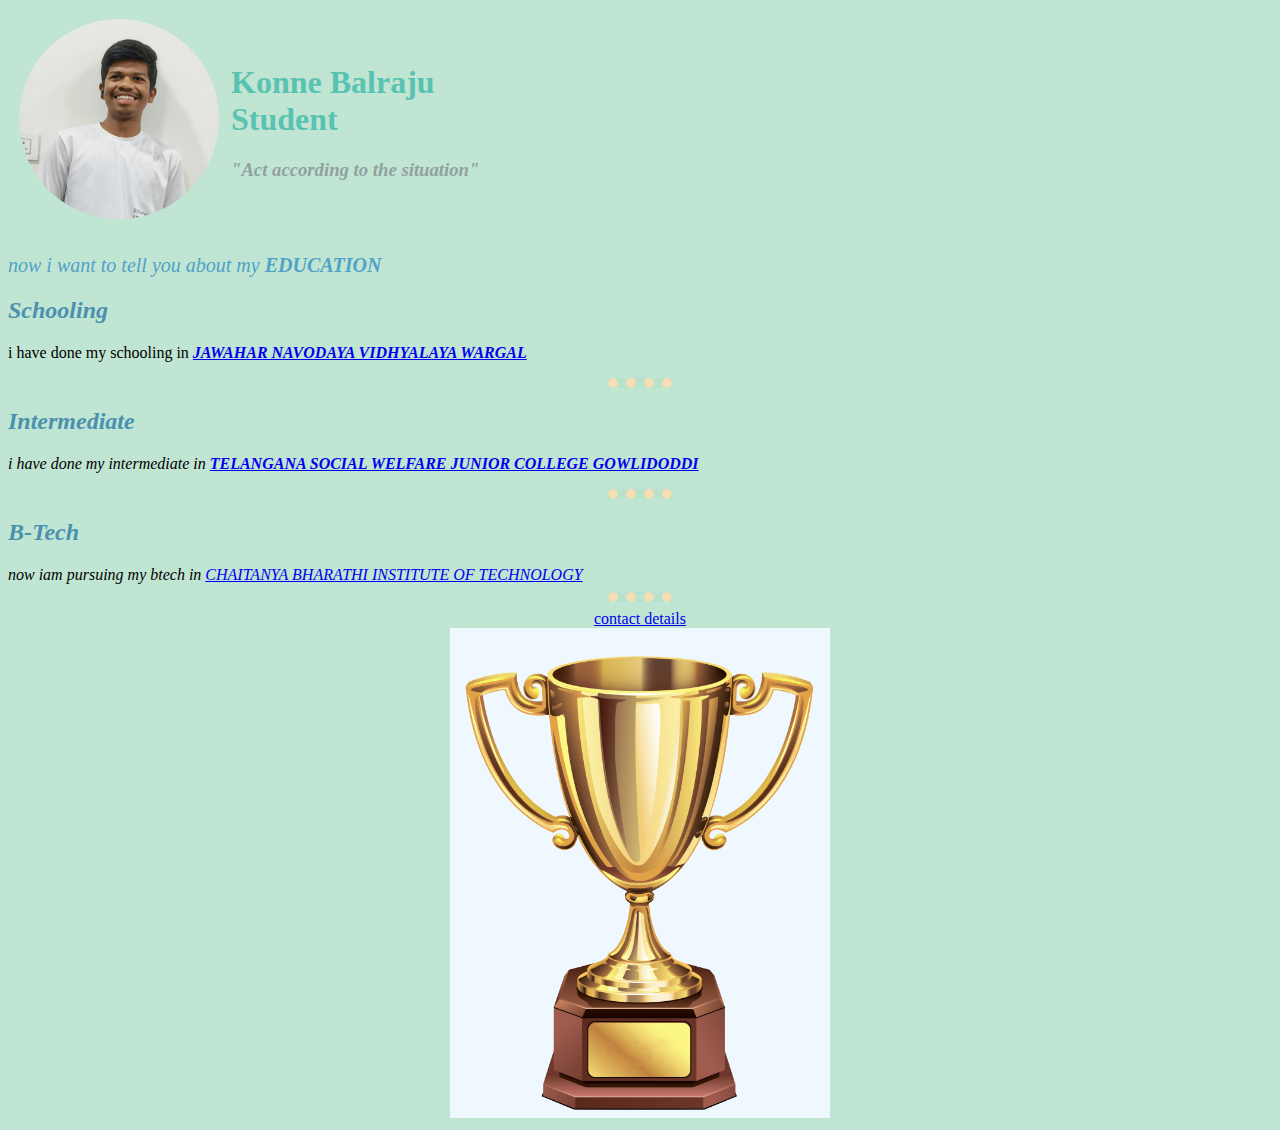
<file: index.html>
<!DOCTYPE html>
<head>    
    <meta charset="utf=8">
     
    <title>
        balraju konne
    </title>
</head>
<link rel="stylesheet" href="styles.css">
<body>
    <table cellspacing="10">
        <tr>
          
            <td>
             <img src="profile.png" alt="PROFILE PHOTO" width="200" height="200">

            </td>
            <td>
                <h1>
                    <emp> 
                        konne balraju
                        <br>
                        student
                     </emp>
                </h1>
                <h3 id="tagline">
                    "Act according to the 
                    <strong>situation</strong>"
                </h3>

            </td>
        </tr>
        
    </table>
    
    <p class="para1">now i want to tell you about my<strong> EDUCATION</strong></p>
    <h2>
        schooling
    </h2>
    <p class="para2">
        i have done my schooling in <em>
            <strong>
             <a href="https://navodaya.gov.in/nvs/nvs-school/MEDAK/en/about_us/About-JNV/">JAWAHAR NAVODAYA VIDHYALAYA WARGAL </a>
            </strong>
        </em>
        <hr noshade >
        <h2>
            intermediate
        </h2>
         <em>
          i have done my intermediate in
            <strong>
                
                <a href="https://www.bing.com/ck/a?!&&p=85abf85f7b7bba368bccc8fccd24703918d0b7f060b7865d6247419bfc77f494JmltdHM9MTczODAyMjQwMA&ptn=3&ver=2&hsh=4&fclid=361ae70c-36ee-67eb-2306-f3cc37cb660e&psq=tswr+gowlidoddi&u=a1aHR0cHM6Ly90Z3N3cmVpcy50ZWxhbmdhbmEuZ292LmluL2NvZS5waHA&ntb=1
                ">TELANGANA SOCIAL WELFARE JUNIOR COLLEGE GOWLIDODDI</a>
            </strong>
        </em>
    </p>
    <hr noshade>
    <h2>
        b-tech
    </h2>
    <i>
        now iam pursuing my btech in 
        <a href="https://www.cbit.ac.in/about_post/about/">CHAITANYA BHARATHI INSTITUTE OF TECHNOLOGY</a>   </i>
  <br> 
  <hr class="bottom" noshade>  
  <center>
    <a href="contact information.html">contact details</a>
    <br>
    <img src="trophy.png" alt="trophy" class="circular">
  </center>   

</body>
</html>
</file>
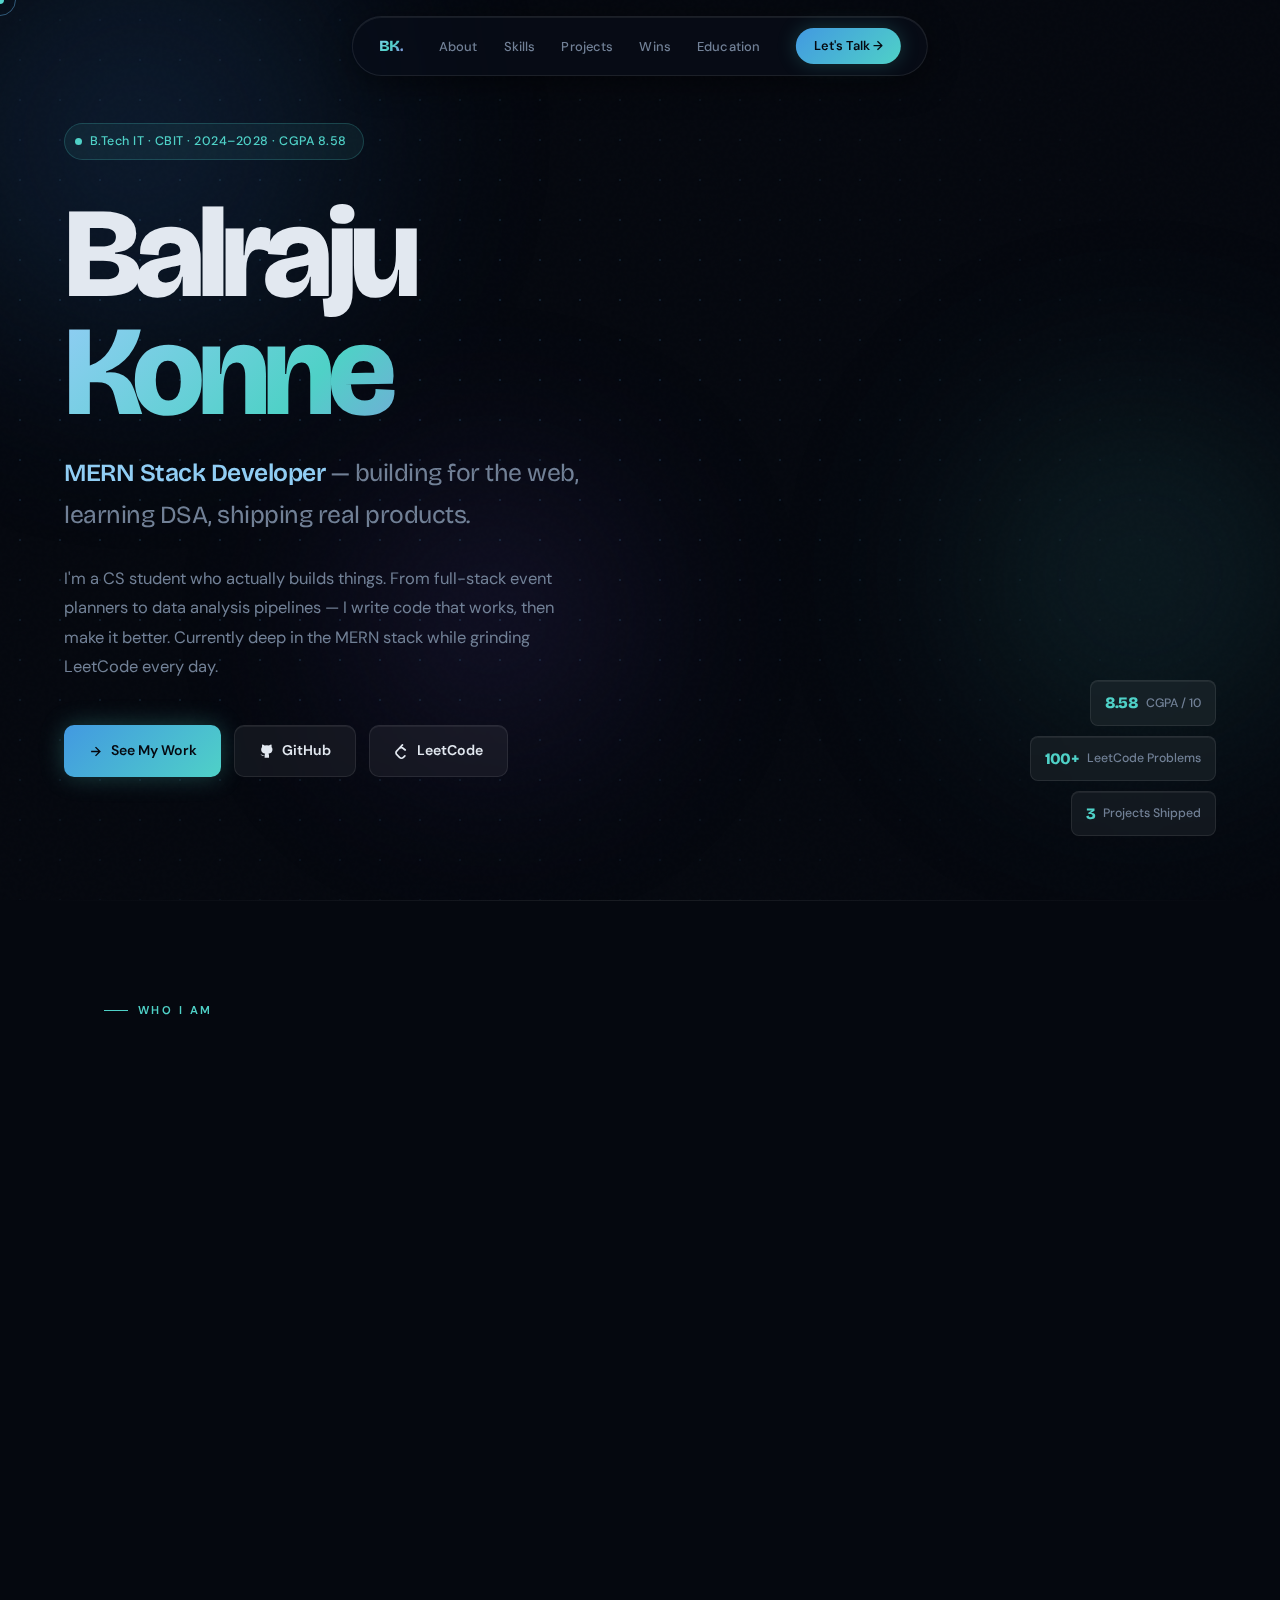
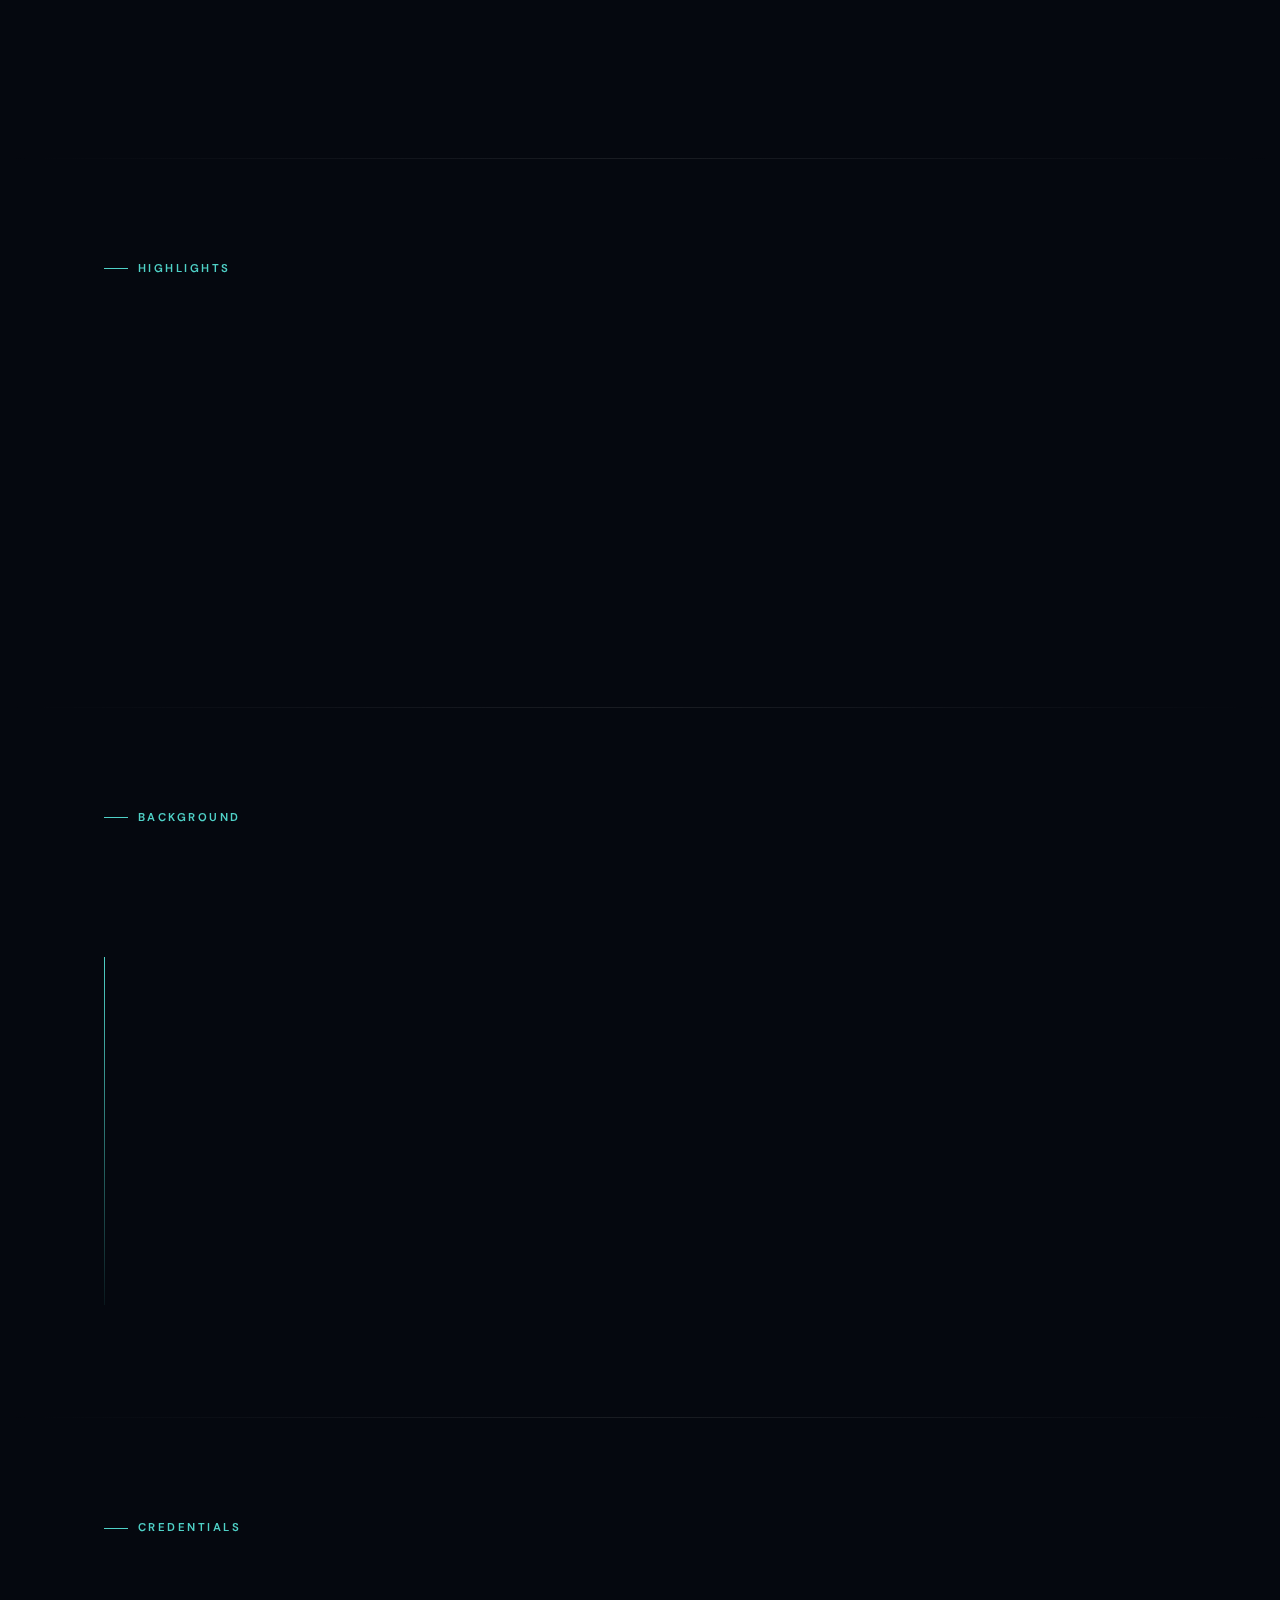
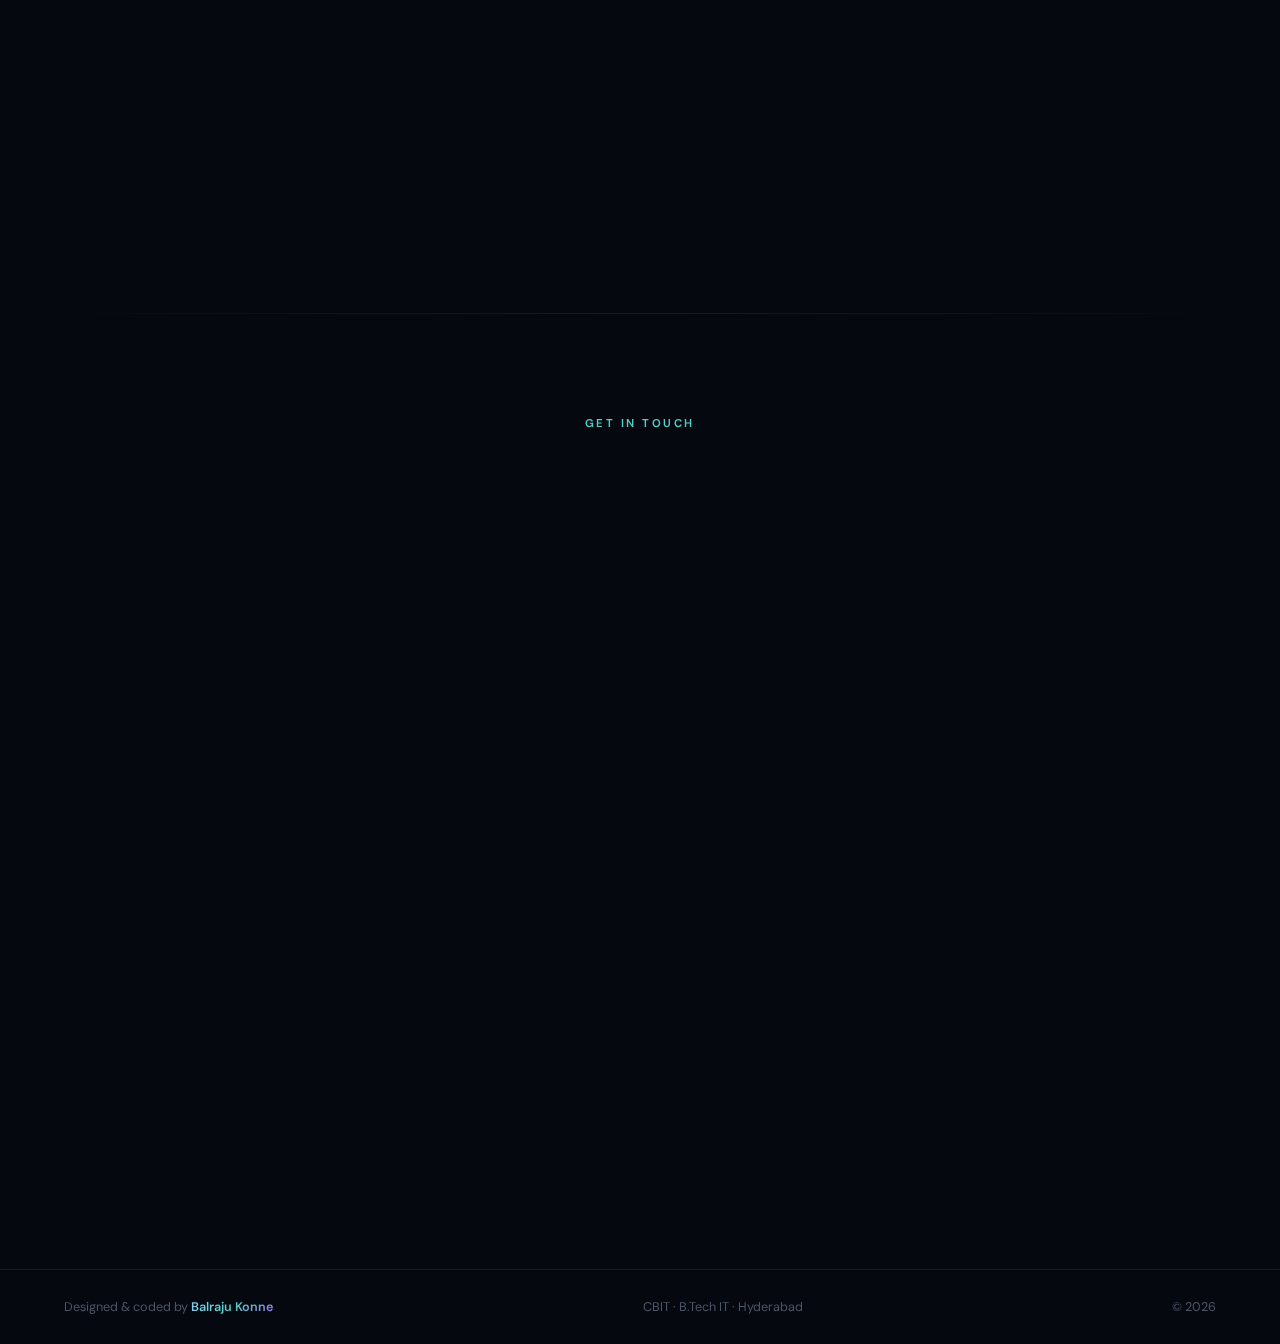
<file: portfolio_v2/index.html>
<!DOCTYPE html>

<html lang="en">
<head>
<meta charset="UTF-8"/>
<meta name="viewport" content="width=device-width, initial-scale=1.0"/>
<title>Balraju Konne — MERN Stack Developer</title>
<link rel="preconnect" href="https://fonts.googleapis.com"/>
<link rel="preconnect" href="https://fonts.gstatic.com" crossorigin/>
<link href="https://fonts.googleapis.com/css2?family=Bricolage+Grotesque:opsz,wght@12..96,300;12..96,400;12..96,500;12..96,600;12..96,700;12..96,800&family=DM+Sans:ital,opsz,wght@0,9..40,300;0,9..40,400;0,9..40,500;0,9..40,600;1,9..40,300&display=swap" rel="stylesheet"/>
<style>
/* ═══ RESET ═══ */
*,*::before,*::after{box-sizing:border-box;margin:0;padding:0;}

:root {
  --bg:#05080f;
  --bg-mid:#080c16;
  --glass:rgba(255,255,255,0.055);
  --glass-hover:rgba(255,255,255,0.09);
  --border:rgba(255,255,255,0.085);
  --border-glow:rgba(99,179,237,0.38);
  --blue:#63b3ed;
  --blue-bright:#90cdf4;
  --cyan:#4fd1c7;
  --violet:#9f7aea;
  --amber:#f6ad55;
  --grad:linear-gradient(135deg,#90cdf4 0%,#4fd1c7 50%,#9f7aea 100%);
  --grad-btn:linear-gradient(135deg,#4299e1 0%,#4fd1c7 100%);
  --text:#e2e8f0;
  --muted:#718096;
  --subtle:#4a5568;
  --fh:'Bricolage Grotesque',sans-serif;
  --fb:'DM Sans',sans-serif;
}

html{scroll-behavior:smooth;}
body{
  background:var(--bg);color:var(--text);
  font-family:var(--fb);font-size:15.5px;line-height:1.7;
  overflow-x:hidden;cursor:none;
}

/* ── Progress ── */
#pb{
  position:fixed;top:0;left:0;z-index:999;height:2px;width:0%;
  background:var(--grad-btn);transition:width .1s linear;
  box-shadow:0 0 12px rgba(79,209,199,.6);
}

/* ── Cursor ── */
.cr,.ct{position:fixed;pointer-events:none;border-radius:50%;transform:translate(-50%,-50%);}
.cr{width:8px;height:8px;background:var(--cyan);z-index:9999;mix-blend-mode:screen;transition:width .18s,height .18s;}
.ct{width:32px;height:32px;border:1px solid rgba(99,179,237,.45);z-index:9998;transition:width .2s,height .2s;}

/* ── Aurora blobs ── */
.aurora{position:fixed;inset:0;pointer-events:none;z-index:0;overflow:hidden;}
.blob{position:absolute;border-radius:50%;filter:blur(90px);opacity:.26;animation:drift 20s ease-in-out infinite alternate;}
.b1{width:640px;height:640px;background:radial-gradient(circle,#2b6cb0 0%,transparent 70%);top:-180px;left:-180px;animation-duration:22s;}
.b2{width:520px;height:520px;background:radial-gradient(circle,#2c7a7b 0%,transparent 70%);top:35%;right:-120px;animation-duration:18s;animation-delay:-6s;}
.b3{width:420px;height:420px;background:radial-gradient(circle,#553c9a 0%,transparent 70%);bottom:8%;left:22%;animation-duration:25s;animation-delay:-12s;}
@keyframes drift{from{transform:translate(0,0) scale(1);}to{transform:translate(60px,40px) scale(1.08);}}

/* ── Noise ── */
body::after{
  content:'';position:fixed;inset:0;z-index:0;pointer-events:none;opacity:.38;
  background-image:url("data:image/svg+xml,%3Csvg viewBox='0 0 256 256' xmlns='http://www.w3.org/2000/svg'%3E%3Cfilter id='n'%3E%3CfeTurbulence type='fractalNoise' baseFrequency='0.9' numOctaves='4'/%3E%3C/filter%3E%3Crect width='100%25' height='100%25' filter='url(%23n)' opacity='0.03'/%3E%3C/svg%3E");
}

/* ═══ NAV ═══ */
nav{
  position:fixed;top:16px;left:50%;transform:translateX(-50%);z-index:100;
  background:rgba(8,12,22,.72);backdrop-filter:blur(24px) saturate(1.5);
  -webkit-backdrop-filter:blur(24px) saturate(1.5);
  border:1px solid var(--border);border-radius:50px;
  padding:11px 26px;
  display:flex;align-items:center;gap:36px;
  box-shadow:0 8px 32px rgba(0,0,0,.45),inset 0 1px 0 rgba(255,255,255,.07);
  transition:box-shadow .3s;
}
.nav-logo{
  font-family:var(--fh);font-weight:800;font-size:.98rem;letter-spacing:-.04em;
  text-decoration:none;background:var(--grad);
  -webkit-background-clip:text;-webkit-text-fill-color:transparent;background-clip:text;
  white-space:nowrap;
}
.nav-links{display:flex;gap:26px;list-style:none;}
.nav-links a{
  font-family:var(--fb);font-size:.81rem;font-weight:500;
  color:var(--muted);text-decoration:none;letter-spacing:.01em;
  transition:color .2s;position:relative;
}
.nav-links a::after{
  content:'';position:absolute;bottom:-3px;left:0;right:0;height:1px;
  background:var(--cyan);transform:scaleX(0);transform-origin:center;transition:transform .25s;
}
.nav-links a:hover{color:var(--text);}
.nav-links a:hover::after{transform:scaleX(1);}
.nav-cta{
  font-family:var(--fb);font-size:.8rem;font-weight:600;
  background:var(--grad-btn);color:#05080f;
  padding:7px 18px;border-radius:20px;text-decoration:none;white-space:nowrap;
  box-shadow:0 0 20px rgba(79,209,199,.22);
  transition:opacity .2s,transform .2s,box-shadow .2s;
}
.nav-cta:hover{opacity:.9;transform:scale(1.04);box-shadow:0 0 28px rgba(79,209,199,.45);}

/* ═══ GLASS CARD ═══ */
.glass{
  background:var(--glass);
  backdrop-filter:blur(20px) saturate(1.4);-webkit-backdrop-filter:blur(20px) saturate(1.4);
  border:1px solid var(--border);border-radius:16px;
  position:relative;overflow:hidden;
  transition:border-color .3s,box-shadow .3s,transform .3s,background .3s;
}
.glass::before{
  content:'';position:absolute;inset:0;border-radius:inherit;pointer-events:none;
  background:linear-gradient(135deg,rgba(255,255,255,.07) 0%,transparent 60%);
}
.glass:hover{
  background:var(--glass-hover);border-color:var(--border-glow);
  box-shadow:0 8px 40px rgba(0,0,0,.3),0 0 0 1px rgba(99,179,237,.1),inset 0 1px 0 rgba(255,255,255,.1);
  transform:translateY(-4px);
}
.glass::after{
  content:'';position:absolute;top:0;left:-100%;width:60%;height:100%;
  background:linear-gradient(90deg,transparent,rgba(255,255,255,.04),transparent);
  transform:skewX(-15deg);transition:left .6s ease;pointer-events:none;
}
.glass:hover::after{left:150%;}

/* ═══ SECTION BASE ═══ */
section{position:relative;z-index:2;padding:100px 64px;max-width:1200px;margin:0 auto;}

.eyebrow{
  font-family:var(--fb);font-size:.71rem;font-weight:600;letter-spacing:.22em;text-transform:uppercase;
  color:var(--cyan);margin-bottom:14px;display:flex;align-items:center;gap:10px;
}
.eyebrow::before{content:'';width:24px;height:1px;background:currentColor;flex-shrink:0;}

.sh{
  font-family:var(--fh);font-size:clamp(2rem,3.8vw,3rem);
  font-weight:800;letter-spacing:-.04em;line-height:1.08;color:var(--text);
}
.gt{background:var(--grad);-webkit-background-clip:text;-webkit-text-fill-color:transparent;background-clip:text;}

.divider{width:100%;height:1px;background:linear-gradient(90deg,transparent,var(--border),transparent);position:relative;z-index:2;}

/* ═══ HERO ═══ */
#hero{
  min-height:100vh;max-width:100%;padding:0 64px;
  display:flex;flex-direction:column;justify-content:center;align-items:flex-start;position:relative;
}
#hero::before{
  content:'';position:absolute;inset:0;
  background-image:radial-gradient(rgba(99,179,237,.14) 1px,transparent 1px);
  background-size:40px 40px;
  mask-image:radial-gradient(ellipse 75% 70% at 30% 50%,black 30%,transparent 100%);
  pointer-events:none;z-index:0;
}
.hero-in{position:relative;z-index:1;max-width:820px;}

.hero-chip{
  display:inline-flex;align-items:center;gap:8px;
  background:rgba(79,209,199,.08);border:1px solid rgba(79,209,199,.22);
  border-radius:50px;padding:7px 16px 7px 10px;margin-bottom:36px;
  animation:fu .7s ease both;
}
.chip-dot{width:7px;height:7px;background:var(--cyan);border-radius:50%;animation:blink 2s ease infinite;flex-shrink:0;}
.hero-chip span{font-family:var(--fb);font-size:.78rem;font-weight:500;color:var(--cyan);letter-spacing:.04em;}
@keyframes blink{0%,100%{opacity:1;transform:scale(1)}50%{opacity:.35;transform:scale(.65)}}

.hero-name{
  font-family:var(--fh);font-size:clamp(4rem,10vw,8.5rem);font-weight:800;
  letter-spacing:-.055em;line-height:.92;margin-bottom:4px;animation:fu .7s .08s ease both;
}
.name-last{display:block;background:var(--grad);-webkit-background-clip:text;-webkit-text-fill-color:transparent;background-clip:text;}

.hero-role{
  font-family:var(--fh);font-size:clamp(1.1rem,2.2vw,1.55rem);font-weight:400;
  color:var(--muted);letter-spacing:-.02em;margin-top:20px;margin-bottom:28px;animation:fu .7s .16s ease both;
}
.hero-role strong{color:var(--blue-bright);font-weight:600;}

.hero-bio{
  font-family:var(--fb);font-size:1.03rem;color:var(--muted);
  max-width:500px;line-height:1.78;margin-bottom:44px;animation:fu .7s .24s ease both;
}

.hero-acts{display:flex;gap:13px;flex-wrap:wrap;animation:fu .7s .32s ease both;}

.btn{
  font-family:var(--fb);font-weight:600;font-size:.88rem;
  display:inline-flex;align-items:center;gap:8px;padding:13px 24px;border-radius:10px;
  text-decoration:none;transition:transform .2s,box-shadow .2s,opacity .2s;
}
.btn-p{background:var(--grad-btn);color:#05080f;box-shadow:0 0 24px rgba(79,209,199,.28);}
.btn-p:hover{transform:translateY(-2px);box-shadow:0 4px 30px rgba(79,209,199,.5);}
.btn-o{
  background:var(--glass);border:1px solid var(--border);color:var(--text);
  backdrop-filter:blur(12px);box-shadow:inset 0 1px 0 rgba(255,255,255,.06);
}
.btn-o:hover{border-color:var(--border-glow);transform:translateY(-2px);box-shadow:0 4px 20px rgba(0,0,0,.3),inset 0 1px 0 rgba(255,255,255,.1);}

.hero-badges{
  position:absolute;bottom:64px;right:64px;
  display:flex;flex-direction:column;gap:10px;align-items:flex-end;
  animation:fu .7s .48s ease both;z-index:1;
}
.mbadge{
  font-family:var(--fb);font-size:.77rem;font-weight:500;
  display:inline-flex;align-items:center;gap:8px;
  background:var(--glass);backdrop-filter:blur(16px);
  border:1px solid var(--border);border-radius:8px;padding:8px 14px;color:var(--muted);
  box-shadow:inset 0 1px 0 rgba(255,255,255,.06);
}
.mbadge .n{font-family:var(--fh);font-weight:800;font-size:1rem;color:var(--cyan);letter-spacing:-.04em;}

@keyframes fu{from{opacity:0;transform:translateY(28px);}to{opacity:1;transform:translateY(0);}}

/* ═══ ABOUT ═══ */
#about .ag{display:grid;grid-template-columns:1.15fr 1fr;gap:48px;align-items:start;margin-top:52px;}
.about-text p{font-family:var(--fb);font-size:.99rem;color:var(--muted);margin-bottom:18px;line-height:1.8;}
.about-text p strong{color:var(--text);font-weight:600;}
.about-text p em{color:var(--blue-bright);font-style:normal;font-weight:500;}
.acards{display:flex;flex-direction:column;gap:12px;}
.scard{padding:20px 22px;display:flex;align-items:center;gap:18px;}
.scard .iw{width:42px;height:42px;flex-shrink:0;border-radius:10px;background:rgba(79,209,199,.1);border:1px solid rgba(79,209,199,.2);display:flex;align-items:center;justify-content:center;font-size:1.15rem;}
.scard .sv{font-family:var(--fh);font-size:1.75rem;font-weight:800;letter-spacing:-.04em;background:var(--grad);-webkit-background-clip:text;-webkit-text-fill-color:transparent;background-clip:text;line-height:1;}
.scard .sd{font-family:var(--fb);font-size:.79rem;color:var(--muted);margin-top:2px;}

/* ═══ SKILLS ═══ */
#skills .sl{display:flex;flex-direction:column;gap:16px;margin-top:52px;}
.sk-row{padding:26px 30px;}
.sk-lbl{font-family:var(--fb);font-size:.71rem;font-weight:600;letter-spacing:.16em;text-transform:uppercase;color:var(--amber);margin-bottom:14px;}
.pills{display:flex;flex-wrap:wrap;gap:9px;}
.pill{
  font-family:var(--fb);font-size:.83rem;font-weight:500;
  background:rgba(255,255,255,.04);border:1px solid var(--border);
  border-radius:50px;padding:7px 16px;color:var(--text);
  transition:all .22s;cursor:default;letter-spacing:.01em;
}
.pill:hover{background:rgba(79,209,199,.1);border-color:rgba(79,209,199,.35);color:var(--cyan);transform:translateY(-2px);box-shadow:0 4px 16px rgba(79,209,199,.15);}
.pill.f{background:rgba(79,209,199,.08);border-color:rgba(79,209,199,.28);color:var(--cyan);}

/* ═══ PROJECTS ═══ */
#projects .pg{display:grid;grid-template-columns:repeat(auto-fill,minmax(340px,1fr));gap:18px;margin-top:52px;}
.pcard{padding:30px;display:flex;flex-direction:column;}
.pcard::before{content:'';position:absolute;top:0;left:0;right:0;height:2px;background:var(--grad-btn);border-radius:16px 16px 0 0;opacity:0;transition:opacity .3s;}
.pcard:hover::before{opacity:1;}
.phdr{display:flex;align-items:flex-start;justify-content:space-between;margin-bottom:8px;}
.pnum{font-family:var(--fh);font-size:.67rem;font-weight:700;letter-spacing:.18em;text-transform:uppercase;color:var(--subtle);}
.plnks{display:flex;gap:8px;}
.plnk{
  display:flex;align-items:center;justify-content:center;width:30px;height:30px;
  border-radius:8px;border:1px solid var(--border);color:var(--muted);text-decoration:none;
  transition:all .2s;font-size:.88rem;
}
.plnk:hover{border-color:var(--cyan);color:var(--cyan);background:rgba(79,209,199,.08);}
.pname{font-family:var(--fh);font-size:1.28rem;font-weight:800;letter-spacing:-.03em;line-height:1.2;margin-bottom:10px;color:var(--text);}
.pdesc{font-family:var(--fb);font-size:.87rem;color:var(--muted);line-height:1.7;flex:1;margin-bottom:18px;}
.pbulls{list-style:none;display:flex;flex-direction:column;gap:5px;margin-bottom:20px;}
.pbulls li{font-family:var(--fb);font-size:.81rem;color:var(--muted);display:flex;align-items:flex-start;gap:7px;line-height:1.5;}
.pbulls li::before{content:'▸';color:var(--cyan);flex-shrink:0;margin-top:1px;}
.ptags{display:flex;flex-wrap:wrap;gap:6px;margin-top:auto;}
.ptag{font-family:var(--fb);font-size:.71rem;font-weight:600;letter-spacing:.06em;text-transform:uppercase;background:rgba(159,122,234,.1);border:1px solid rgba(159,122,234,.2);color:var(--violet);padding:3px 9px;border-radius:4px;}

/* ═══ ACHIEVEMENTS ═══ */
#achievements .ag2{display:grid;grid-template-columns:repeat(auto-fill,minmax(250px,1fr));gap:14px;margin-top:52px;}
.acard{padding:26px 24px;display:flex;align-items:flex-start;gap:14px;}
.aicon{font-size:1.55rem;flex-shrink:0;filter:drop-shadow(0 0 8px rgba(246,173,85,.4));}
.atit{font-family:var(--fh);font-size:.98rem;font-weight:700;letter-spacing:-.02em;margin-bottom:5px;color:var(--text);}
.asub{font-family:var(--fb);font-size:.79rem;color:var(--muted);line-height:1.55;}

/* ═══ EDUCATION ═══ */
#education .etrack{position:relative;margin-top:52px;padding-left:42px;}
#education .etrack::before{content:'';position:absolute;left:0;top:12px;bottom:12px;width:1px;background:linear-gradient(180deg,var(--cyan),rgba(79,209,199,.08));}
.eentry{position:relative;margin-bottom:42px;opacity:0;transform:translateX(-14px);transition:opacity .5s,transform .5s;}
.eentry.vis{opacity:1;transform:translateX(0);}
.eentry:last-child{margin-bottom:0;}
.eentry::before{content:'';position:absolute;left:-46px;top:10px;width:8px;height:8px;background:var(--cyan);border-radius:50%;box-shadow:0 0 0 3px rgba(79,209,199,.14),0 0 10px var(--cyan);}
.ebadge{display:inline-block;font-family:var(--fb);font-size:.69rem;font-weight:600;letter-spacing:.12em;text-transform:uppercase;color:var(--cyan);background:rgba(79,209,199,.08);border:1px solid rgba(79,209,199,.2);border-radius:4px;padding:3px 10px;margin-bottom:9px;}
.eschool{font-family:var(--fh);font-size:1.18rem;font-weight:800;letter-spacing:-.03em;color:var(--text);margin-bottom:4px;}
.edet{font-family:var(--fb);font-size:.86rem;color:var(--muted);display:flex;align-items:center;gap:10px;flex-wrap:wrap;}
.edet .hl{color:var(--amber);font-weight:600;}

/* ═══ CERTS ═══ */
#certifications .cg{display:grid;grid-template-columns:repeat(auto-fill,minmax(240px,1fr));gap:12px;margin-top:52px;}
.citem{padding:22px 20px;display:flex;flex-direction:column;gap:7px;}
.ciss{font-family:var(--fb);font-size:.67rem;font-weight:700;letter-spacing:.14em;text-transform:uppercase;color:var(--amber);}
.cname{font-family:var(--fh);font-size:.93rem;font-weight:700;letter-spacing:-.02em;line-height:1.35;color:var(--text);}
.ccheck{margin-top:auto;font-family:var(--fb);font-size:.71rem;color:var(--cyan);display:flex;align-items:center;gap:5px;}

/* ═══ CONTACT ═══ */
#contact{text-align:center;padding:100px 64px 120px;}
#contact .eyebrow{justify-content:center;}
#contact .eyebrow::before{display:none;}
.ccard{max-width:680px;margin:52px auto 0;padding:48px 44px;}
.ctag{font-family:var(--fh);font-size:clamp(1.6rem,3.5vw,2.5rem);font-weight:800;letter-spacing:-.04em;line-height:1.15;margin-bottom:12px;}
.csub{font-family:var(--fb);color:var(--muted);font-size:.97rem;margin-bottom:36px;line-height:1.75;}
.clinks{display:flex;flex-direction:column;gap:10px;}
.crow{
  display:flex;align-items:center;gap:13px;
  background:rgba(255,255,255,.03);border:1px solid var(--border);
  border-radius:10px;padding:13px 16px;text-decoration:none;color:var(--text);
  transition:border-color .25s,background .25s,transform .25s;
}
.crow:hover{border-color:var(--border-glow);background:rgba(79,209,199,.04);transform:translateX(4px);}
.crow svg{color:var(--cyan);flex-shrink:0;}
.clbl{font-family:var(--fb);font-size:.77rem;font-weight:600;letter-spacing:.1em;text-transform:uppercase;color:var(--muted);min-width:78px;}
.cval{font-family:var(--fb);font-size:.88rem;font-weight:500;color:var(--text);}
.carr{margin-left:auto;color:var(--muted);font-size:.84rem;transition:transform .2s,color .2s;}
.crow:hover .carr{transform:translateX(4px);color:var(--cyan);}

/* ═══ FOOTER ═══ */
footer{position:relative;z-index:2;border-top:1px solid var(--border);padding:26px 64px;display:flex;align-items:center;justify-content:space-between;flex-wrap:wrap;gap:10px;}
footer p,footer span{font-family:var(--fb);font-size:.79rem;color:var(--subtle);}
footer strong{font-weight:600;background:var(--grad);-webkit-background-clip:text;-webkit-text-fill-color:transparent;background-clip:text;}

/* ═══ REVEAL ═══ */
.sr{opacity:0;transform:translateY(26px);transition:opacity .6s ease,transform .6s ease;}
.sr.vis{opacity:1;transform:translateY(0);}

/* ═══ RESPONSIVE ═══ */
@media(max-width:900px){
  nav{gap:16px;padding:9px 16px;width:calc(100% - 28px);border-radius:14px;}
  .nav-links{display:none;}
  section,#hero,#contact{padding-left:22px;padding-right:22px;}
  #about .ag{grid-template-columns:1fr;}
  .hero-badges{display:none;}
  .hero-name{font-size:clamp(3rem,13vw,5rem);}
  footer{padding:22px;}
}
</style>
</head>
<body>

<div id="pb"></div>
<div class="cr" id="cr"></div>
<div class="ct" id="ct"></div>

<div class="aurora">
  <div class="blob b1"></div>
  <div class="blob b2"></div>
  <div class="blob b3"></div>
</div>

<!-- NAV -->
<nav>
  <a href="#hero" class="nav-logo">BK.</a>
  <ul class="nav-links">
    <li><a href="#about">About</a></li>
    <li><a href="#skills">Skills</a></li>
    <li><a href="#projects">Projects</a></li>
    <li><a href="#achievements">Wins</a></li>
    <li><a href="#education">Education</a></li>
  </ul>
  <a href="mailto:balrajukonne@gmail.com" class="nav-cta">Let's Talk →</a>
</nav>

<!-- HERO -->
<section id="hero">
  <div class="hero-in">
    <div class="hero-chip">
      <span class="chip-dot"></span>
      <span>B.Tech IT · CBIT · 2024–2028 · CGPA 8.58</span>
    </div>
    <h1 class="hero-name">
      Balraju
      <span class="name-last">Konne</span>
    </h1>
    <p class="hero-role"><strong>MERN Stack Developer</strong> — building for the web,<br>learning DSA, shipping real products.</p>
    <p class="hero-bio">I'm a CS student who actually builds things. From full-stack event planners to data analysis pipelines — I write code that works, then make it better. Currently deep in the MERN stack while grinding LeetCode every day.</p>
    <div class="hero-acts">
      <a href="#projects" class="btn btn-p">
        <svg width="15" height="15" fill="none" stroke="currentColor" stroke-width="2.2" viewBox="0 0 24 24"><path d="M5 12h14M12 5l7 7-7 7"/></svg>
        See My Work
      </a>
      <a href="https://github.com/Balrajukonne2629" target="_blank" rel="noopener" class="btn btn-o">
        <svg width="15" height="15" fill="currentColor" viewBox="0 0 24 24"><path d="M9 19c-5 1.5-5-2.5-7-3m14 6v-3.87a3.37 3.37 0 0 0-.94-2.61c3.14-.35 6.44-1.54 6.44-7A5.44 5.44 0 0 0 20 4.77 5.07 5.07 0 0 0 19.91 1S18.73.65 16 2.48a13.38 13.38 0 0 0-7 0C6.27.65 5.09 1 5.09 1A5.07 5.07 0 0 0 5 4.77a5.44 5.44 0 0 0-1.5 3.78c0 5.42 3.3 6.61 6.44 7A3.37 3.37 0 0 0 9 18.13V22"/></svg>
        GitHub
      </a>
      <a href="https://leetcode.com/u/balrajukonne" target="_blank" rel="noopener" class="btn btn-o">
        <svg width="15" height="15" viewBox="0 0 24 24" fill="currentColor"><path d="M13.483 0a1.374 1.374 0 0 0-.961.438L7.116 6.226l-3.854 4.126a5.266 5.266 0 0 0-1.209 2.104 5.35 5.35 0 0 0-.125.513 5.527 5.527 0 0 0 .062 2.362 5.83 5.83 0 0 0 .349 1.017 5.938 5.938 0 0 0 1.271 1.818l4.277 4.193.039.038c2.248 2.165 5.852 2.133 8.063-.074l2.396-2.392c.54-.54.54-1.414.003-1.955a1.378 1.378 0 0 0-1.951-.003l-2.396 2.392a3.021 3.021 0 0 1-4.205.038l-.02-.019-4.276-4.193c-.652-.64-.972-1.469-.948-2.263a2.68 2.68 0 0 1 .066-.523 2.545 2.545 0 0 1 .619-1.164L9.13 8.114c1.058-1.134 3.204-1.27 4.43-.278l3.501 2.831c.593.48 1.461.387 1.94-.207a1.384 1.384 0 0 0-.207-1.943l-3.5-2.831c-.8-.647-1.766-1.045-2.774-1.202l2.015-2.158A1.384 1.384 0 0 0 13.483 0z"/></svg>
        LeetCode
      </a>
    </div>
  </div>
  <div class="hero-badges">
    <div class="mbadge"><span class="n">8.58</span><span>CGPA / 10</span></div>
    <div class="mbadge"><span class="n">100+</span><span>LeetCode Problems</span></div>
    <div class="mbadge"><span class="n">3</span><span>Projects Shipped</span></div>
  </div>
</section>

<div class="divider"></div>

<!-- ABOUT -->
<section id="about">
  <div class="eyebrow">Who I Am</div>
  <h2 class="sh sr">Curious by default.<br><span class="gt">Builder by choice.</span></h2>
  <div class="ag">
    <div class="about-text sr">
      <p>I'm <strong>Balraju Konne</strong> — a B.Tech IT student at <strong>CBIT, Hyderabad</strong> with a genuine obsession for building software. I don't just study code. I ship it.</p>
      <p>Right now I'm deep in the <em>MERN stack</em> — MongoDB, Express.js, React, Node.js — building full-stack web apps while maintaining a strong DSA practice on <em>LeetCode</em> (100+ problems). I believe both sides matter: design systems well <strong>and</strong> solve problems efficiently.</p>
      <p>From Student Coordinator at <strong>Sudhee 2025</strong> to a <strong>Hacktoberfest participant</strong> — I thrive in environments that push me. Ask me about my Event Budget Planner or Python data analysis project. I wrote every line.</p>
    </div>
    <div class="acards sr">
      <div class="scard glass"><div class="iw">🎓</div><div><div class="sv">8.58</div><div class="sd">CGPA at CBIT — B.Tech IT</div></div></div>
      <div class="scard glass"><div class="iw">⚡</div><div><div class="sv">100+</div><div class="sd">LeetCode problems solved</div></div></div>
      <div class="scard glass"><div class="iw">🚀</div><div><div class="sv">3</div><div class="sd">Full projects on GitHub</div></div></div>
      <div class="scard glass"><div class="iw">🏅</div><div><div class="sv">4+</div><div class="sd">Industry certifications</div></div></div>
    </div>
  </div>
</section>

<div class="divider"></div>

<!-- SKILLS -->
<section id="skills">
  <div class="eyebrow">Tech Stack</div>
  <h2 class="sh sr">What I work with.</h2>
  <div class="sl">
    <div class="sk-row glass sr">
      <div class="sk-lbl">Languages</div>
      <div class="pills">
        <span class="pill f">Java</span><span class="pill f">JavaScript</span><span class="pill f">Python</span>
        <span class="pill">C</span><span class="pill">C++</span>
      </div>
    </div>
    <div class="sk-row glass sr">
      <div class="sk-lbl">MERN Stack &amp; Web</div>
      <div class="pills">
        <span class="pill f">React</span><span class="pill f">Node.js</span><span class="pill f">Express.js</span>
        <span class="pill f">MongoDB</span><span class="pill">REST APIs</span><span class="pill">HTML5</span><span class="pill">CSS3</span>
      </div>
    </div>
    <div class="sk-row glass sr">
      <div class="sk-lbl">CS Concepts</div>
      <div class="pills">
        <span class="pill f">Data Structures &amp; Algorithms</span>
        <span class="pill">Object-Oriented Programming</span>
        <span class="pill">DBMS</span>
        <span class="pill">Web Development</span>
      </div>
    </div>
    <div class="sk-row glass sr">
      <div class="sk-lbl">Tools</div>
      <div class="pills">
        <span class="pill">Git</span><span class="pill">GitHub</span><span class="pill">VS Code</span>
        <span class="pill">Java Servlets</span><span class="pill">JSP</span><span class="pill">Pandas</span>
      </div>
    </div>
  </div>
</section>

<div class="divider"></div>

<!-- PROJECTS -->
<section id="projects">
  <div class="eyebrow">Work</div>
  <h2 class="sh sr">Things I've built <span class="gt">&amp; shipped.</span></h2>
  <div class="pg">
    <div class="pcard glass sr">
      <div class="phdr">
        <span class="pnum">01 / Featured</span>
        <div class="plnks">
          <a href="https://github.com/Balrajukonne2629/event-budget-planner" target="_blank" rel="noopener" class="plnk">
            <svg width="14" height="14" fill="currentColor" viewBox="0 0 24 24"><path d="M9 19c-5 1.5-5-2.5-7-3m14 6v-3.87a3.37 3.37 0 0 0-.94-2.61c3.14-.35 6.44-1.54 6.44-7A5.44 5.44 0 0 0 20 4.77 5.07 5.07 0 0 0 19.91 1S18.73.65 16 2.48a13.38 13.38 0 0 0-7 0C6.27.65 5.09 1 5.09 1A5.07 5.07 0 0 0 5 4.77a5.44 5.44 0 0 0-1.5 3.78c0 5.42 3.3 6.61 6.44 7A3.37 3.37 0 0 0 9 18.13V22"/></svg>
          </a>
        </div>
      </div>
      <div class="pname">Event Budget Planner</div>
      <p class="pdesc">Full-stack MERN app to plan events, estimate budgets, and manage guest details end-to-end.</p>
      <ul class="pbulls">
        <li>REST APIs with Node.js + Express for event &amp; guest CRUD operations</li>
        <li>MongoDB for persistent storage across sessions</li>
        <li>React frontend with real-time budget calculation</li>
      </ul>
      <div class="ptags"><span class="ptag">React</span><span class="ptag">Node.js</span><span class="ptag">Express</span><span class="ptag">MongoDB</span></div>
    </div>

    <div class="pcard glass sr">
      <div class="phdr">
        <span class="pnum">02</span>
        <div class="plnks">
          <a href="https://github.com/Balrajukonne2629/PortfolioGenerator" target="_blank" rel="noopener" class="plnk">
            <svg width="14" height="14" fill="currentColor" viewBox="0 0 24 24"><path d="M9 19c-5 1.5-5-2.5-7-3m14 6v-3.87a3.37 3.37 0 0 0-.94-2.61c3.14-.35 6.44-1.54 6.44-7A5.44 5.44 0 0 0 20 4.77 5.07 5.07 0 0 0 19.91 1S18.73.65 16 2.48a13.38 13.38 0 0 0-7 0C6.27.65 5.09 1 5.09 1A5.07 5.07 0 0 0 5 4.77a5.44 5.44 0 0 0-1.5 3.78c0 5.42 3.3 6.61 6.44 7A3.37 3.37 0 0 0 9 18.13V22"/></svg>
          </a>
        </div>
      </div>
      <div class="pname">Portfolio Generator</div>
      <p class="pdesc">Dynamic web app that auto-generates styled portfolio pages from user inputs using server-side Java.</p>
      <ul class="pbulls">
        <li>Server-side rendering with Java Servlets and JSP</li>
        <li>Custom form handling and templating logic</li>
        <li>Clean responsive output pages</li>
      </ul>
      <div class="ptags"><span class="ptag">Java</span><span class="ptag">Servlets</span><span class="ptag">JSP</span></div>
    </div>

    <div class="pcard glass sr">
      <div class="phdr">
        <span class="pnum">03</span>
        <div class="plnks">
          <a href="https://github.com/Balrajukonne2629/EDAV_Project" target="_blank" rel="noopener" class="plnk">
            <svg width="14" height="14" fill="currentColor" viewBox="0 0 24 24"><path d="M9 19c-5 1.5-5-2.5-7-3m14 6v-3.87a3.37 3.37 0 0 0-.94-2.61c3.14-.35 6.44-1.54 6.44-7A5.44 5.44 0 0 0 20 4.77 5.07 5.07 0 0 0 19.91 1S18.73.65 16 2.48a13.38 13.38 0 0 0-7 0C6.27.65 5.09 1 5.09 1A5.07 5.07 0 0 0 5 4.77a5.44 5.44 0 0 0-1.5 3.78c0 5.42 3.3 6.61 6.44 7A3.37 3.37 0 0 0 9 18.13V22"/></svg>
          </a>
        </div>
      </div>
      <div class="pname">Recipe Popularity Analysis</div>
      <p class="pdesc">EDA project studying what makes recipes popular — ratings, prep time, and complexity as variables.</p>
      <ul class="pbulls">
        <li>Data wrangling and analysis using Pandas</li>
        <li>Statistical exploration of recipe dataset patterns</li>
        <li>Visualisations to surface trends and correlations</li>
      </ul>
      <div class="ptags"><span class="ptag">Python</span><span class="ptag">Pandas</span><span class="ptag">Data Analysis</span></div>
    </div>
  </div>
</section>

<div class="divider"></div>

<!-- ACHIEVEMENTS -->
<section id="achievements">
  <div class="eyebrow">Highlights</div>
  <h2 class="sh sr">Things I'm <span class="gt">proud of.</span></h2>
  <div class="ag2">
    <div class="acard glass sr">
      <div class="aicon">🔥</div>
      <div><div class="atit">50 Days LeetCode Badge</div><div class="asub">Earned in 2025 for consistent daily practice. 100+ problems across arrays, hashing, strings, recursion &amp; sorting.</div></div>
    </div>
    <div class="acard glass sr">
      <div class="aicon">🌐</div>
      <div><div class="atit">Hacktoberfest 2025</div><div class="asub">Participated in Hacktoberfest2025 Hackathon conducted by CBIT — open source &amp; collaboration.</div></div>
    </div>
    <div class="acard glass sr">
      <div class="aicon">🎙️</div>
      <div><div class="atit">Student Coordinator — Sudhee 2025</div><div class="asub">Served as coordinator for a technical event at CBIT's annual tech fest, managing participants &amp; logistics.</div></div>
    </div>
    <div class="acard glass sr">
      <div class="aicon">☁️</div>
      <div><div class="atit">Oracle Cloud AI Certified</div><div class="asub">OCI 2025 AI Foundations Associate. Also certified via GUVI &amp; NPTEL Python programs.</div></div>
    </div>
  </div>
</section>

<div class="divider"></div>

<!-- EDUCATION -->
<section id="education">
  <div class="eyebrow">Background</div>
  <h2 class="sh sr">Where I come from.</h2>
  <div class="etrack">
    <div class="eentry">
      <div class="ebadge">2024 — 2028</div>
      <div class="eschool">Chaitanya Bharathi Institute of Technology (CBIT)</div>
      <div class="edet">B.E – Information Technology &nbsp;·&nbsp; <span class="hl">CGPA: 8.58 / 10</span> &nbsp;·&nbsp; Hyderabad, Telangana</div>
    </div>
    <div class="eentry">
      <div class="ebadge">2022 — 2024</div>
      <div class="eschool">Telangana Social Welfare Residential Junior College</div>
      <div class="edet">Intermediate · MPC &nbsp;·&nbsp; <span class="hl">96%</span> &nbsp;·&nbsp; Gowlidoddi</div>
    </div>
    <div class="eentry">
      <div class="ebadge">2018 — 2022</div>
      <div class="eschool">Jawahar Navodaya Vidyalaya (JNV)</div>
      <div class="edet">Secondary School &nbsp;·&nbsp; Wargal, Medak District</div>
    </div>
  </div>
</section>

<div class="divider"></div>

<!-- CERTIFICATIONS -->
<section id="certifications">
  <div class="eyebrow">Credentials</div>
  <h2 class="sh sr">Certified &amp; <span class="gt">still learning.</span></h2>
  <div class="cg">
    <div class="citem glass sr"><div class="ciss">Oracle</div><div class="cname">Oracle Cloud Infrastructure 2025 — AI Foundations Associate</div><div class="ccheck">✓ Verified</div></div>
    <div class="citem glass sr"><div class="ciss">HCL</div><div class="cname">AI Impact Summit Buildathon</div><div class="ccheck">✓ Verified</div></div>
    <div class="citem glass sr"><div class="ciss">GUVI</div><div class="cname">Foundations of Programming with Python</div><div class="ccheck">✓ Verified</div></div>
    <div class="citem glass sr"><div class="ciss">NPTEL / IIT</div><div class="cname">Programming, Data Structures &amp; Algorithms using Python</div><div class="ccheck">✓ Verified</div></div>
  </div>
</section>

<div class="divider"></div>

<!-- CONTACT -->
<section id="contact">
  <div class="eyebrow">Get In Touch</div>
  <h2 class="sh sr" style="text-align:center;">Open to internships,<br><span class="gt">collabs &amp; cool problems.</span></h2>
  <div class="ccard glass sr">
    <p class="ctag">Let's build something together.</p>
    <p class="csub">Whether you have an internship opportunity, a project idea, or just want to connect — my inbox is always open.</p>
    <div class="clinks">
      <a href="mailto:balrajukonne@gmail.com" class="crow">
        <svg width="17" height="17" fill="none" stroke="currentColor" stroke-width="2" viewBox="0 0 24 24"><rect x="2" y="4" width="20" height="16" rx="2"/><path d="m2 7 10 7 10-7"/></svg>
        <span class="clbl">Email</span><span class="cval">balrajukonne@gmail.com</span><span class="carr">→</span>
      </a>
      <a href="https://www.linkedin.com/in/balrajukonne-319247348" target="_blank" rel="noopener" class="crow">
        <svg width="17" height="17" fill="currentColor" viewBox="0 0 24 24"><path d="M16 8a6 6 0 0 1 6 6v7h-4v-7a2 2 0 0 0-4 0v7h-4v-7a6 6 0 0 1 6-6zM2 9h4v12H2z"/><circle cx="4" cy="4" r="2"/></svg>
        <span class="clbl">LinkedIn</span><span class="cval">balrajukonne-319247348</span><span class="carr">→</span>
      </a>
      <a href="https://github.com/Balrajukonne2629" target="_blank" rel="noopener" class="crow">
        <svg width="17" height="17" fill="currentColor" viewBox="0 0 24 24"><path d="M9 19c-5 1.5-5-2.5-7-3m14 6v-3.87a3.37 3.37 0 0 0-.94-2.61c3.14-.35 6.44-1.54 6.44-7A5.44 5.44 0 0 0 20 4.77 5.07 5.07 0 0 0 19.91 1S18.73.65 16 2.48a13.38 13.38 0 0 0-7 0C6.27.65 5.09 1 5.09 1A5.07 5.07 0 0 0 5 4.77a5.44 5.44 0 0 0-1.5 3.78c0 5.42 3.3 6.61 6.44 7A3.37 3.37 0 0 0 9 18.13V22"/></svg>
        <span class="clbl">GitHub</span><span class="cval">Balrajukonne2629</span><span class="carr">→</span>
      </a>
      <a href="https://leetcode.com/u/balrajukonne" target="_blank" rel="noopener" class="crow">
        <svg width="17" height="17" fill="currentColor" viewBox="0 0 24 24"><path d="M13.483 0a1.374 1.374 0 0 0-.961.438L7.116 6.226l-3.854 4.126a5.266 5.266 0 0 0-1.209 2.104 5.35 5.35 0 0 0-.125.513 5.527 5.527 0 0 0 .062 2.362 5.83 5.83 0 0 0 .349 1.017 5.938 5.938 0 0 0 1.271 1.818l4.277 4.193.039.038c2.248 2.165 5.852 2.133 8.063-.074l2.396-2.392c.54-.54.54-1.414.003-1.955a1.378 1.378 0 0 0-1.951-.003l-2.396 2.392a3.021 3.021 0 0 1-4.205.038l-.02-.019-4.276-4.193c-.652-.64-.972-1.469-.948-2.263a2.68 2.68 0 0 1 .066-.523 2.545 2.545 0 0 1 .619-1.164L9.13 8.114c1.058-1.134 3.204-1.27 4.43-.278l3.501 2.831c.593.48 1.461.387 1.94-.207a1.384 1.384 0 0 0-.207-1.943l-3.5-2.831c-.8-.647-1.766-1.045-2.774-1.202l2.015-2.158A1.384 1.384 0 0 0 13.483 0z"/></svg>
        <span class="clbl">LeetCode</span><span class="cval">balrajukonne</span><span class="carr">→</span>
      </a>
      <a href="tel:6300361060" class="crow">
        <svg width="17" height="17" fill="none" stroke="currentColor" stroke-width="2" viewBox="0 0 24 24"><path d="M22 16.92v3a2 2 0 0 1-2.18 2 19.79 19.79 0 0 1-8.63-3.07A19.5 19.5 0 0 1 4.69 12a19.79 19.79 0 0 1-3.07-8.67A2 2 0 0 1 3.6 1.27h3a2 2 0 0 1 2 1.72 12.84 12.84 0 0 0 .7 2.81 2 2 0 0 1-.45 2.11L7.91 9a16 16 0 0 0 6.09 6.09l1.08-.82a2 2 0 0 1 2.11-.45 12.84 12.84 0 0 0 2.81.7A2 2 0 0 1 22 16.92z"/></svg>
        <span class="clbl">Phone</span><span class="cval">+91 6300361060</span><span class="carr">→</span>
      </a>
    </div>
  </div>
</section>

<footer>
  <p>Designed &amp; coded by <strong>Balraju Konne</strong></p>
  <span>CBIT · B.Tech IT · Hyderabad</span>
  <span>© 2026</span>
</footer>

<script>
// Progress bar
const pb = document.getElementById('pb');
window.addEventListener('scroll',()=>{
  pb.style.width=(window.scrollY/(document.documentElement.scrollHeight-window.innerHeight)*100)+'%';
});

// Cursor
const cr=document.getElementById('cr'),ct=document.getElementById('ct');
let mx=0,my=0,tx=0,ty=0;
document.addEventListener('mousemove',e=>{mx=e.clientX;my=e.clientY;cr.style.left=mx+'px';cr.style.top=my+'px';});
(function loop(){tx+=(mx-tx)*.1;ty+=(my-ty)*.1;ct.style.left=tx+'px';ct.style.top=ty+'px';requestAnimationFrame(loop);})();
document.querySelectorAll('a,button,.glass').forEach(el=>{
  el.addEventListener('mouseenter',()=>{cr.style.width='14px';cr.style.height='14px';ct.style.width='44px';ct.style.height='44px';});
  el.addEventListener('mouseleave',()=>{cr.style.width='8px';cr.style.height='8px';ct.style.width='32px';ct.style.height='32px';});
});

// Reveal
const io=new IntersectionObserver(entries=>{entries.forEach(e=>{if(e.isIntersecting)e.target.classList.add('vis');});},{threshold:.1});
document.querySelectorAll('.sr,.eentry').forEach(el=>io.observe(el));

// Stagger
['.sk-row','.pcard','.acard','.citem','.scard'].forEach(sel=>{
  document.querySelectorAll(sel).forEach((el,i)=>el.style.transitionDelay=`${i*.08}s`);
});
document.querySelectorAll('.eentry').forEach((el,i)=>el.style.transitionDelay=`${i*.12}s`);
</script>
</body>
</html>
</file>
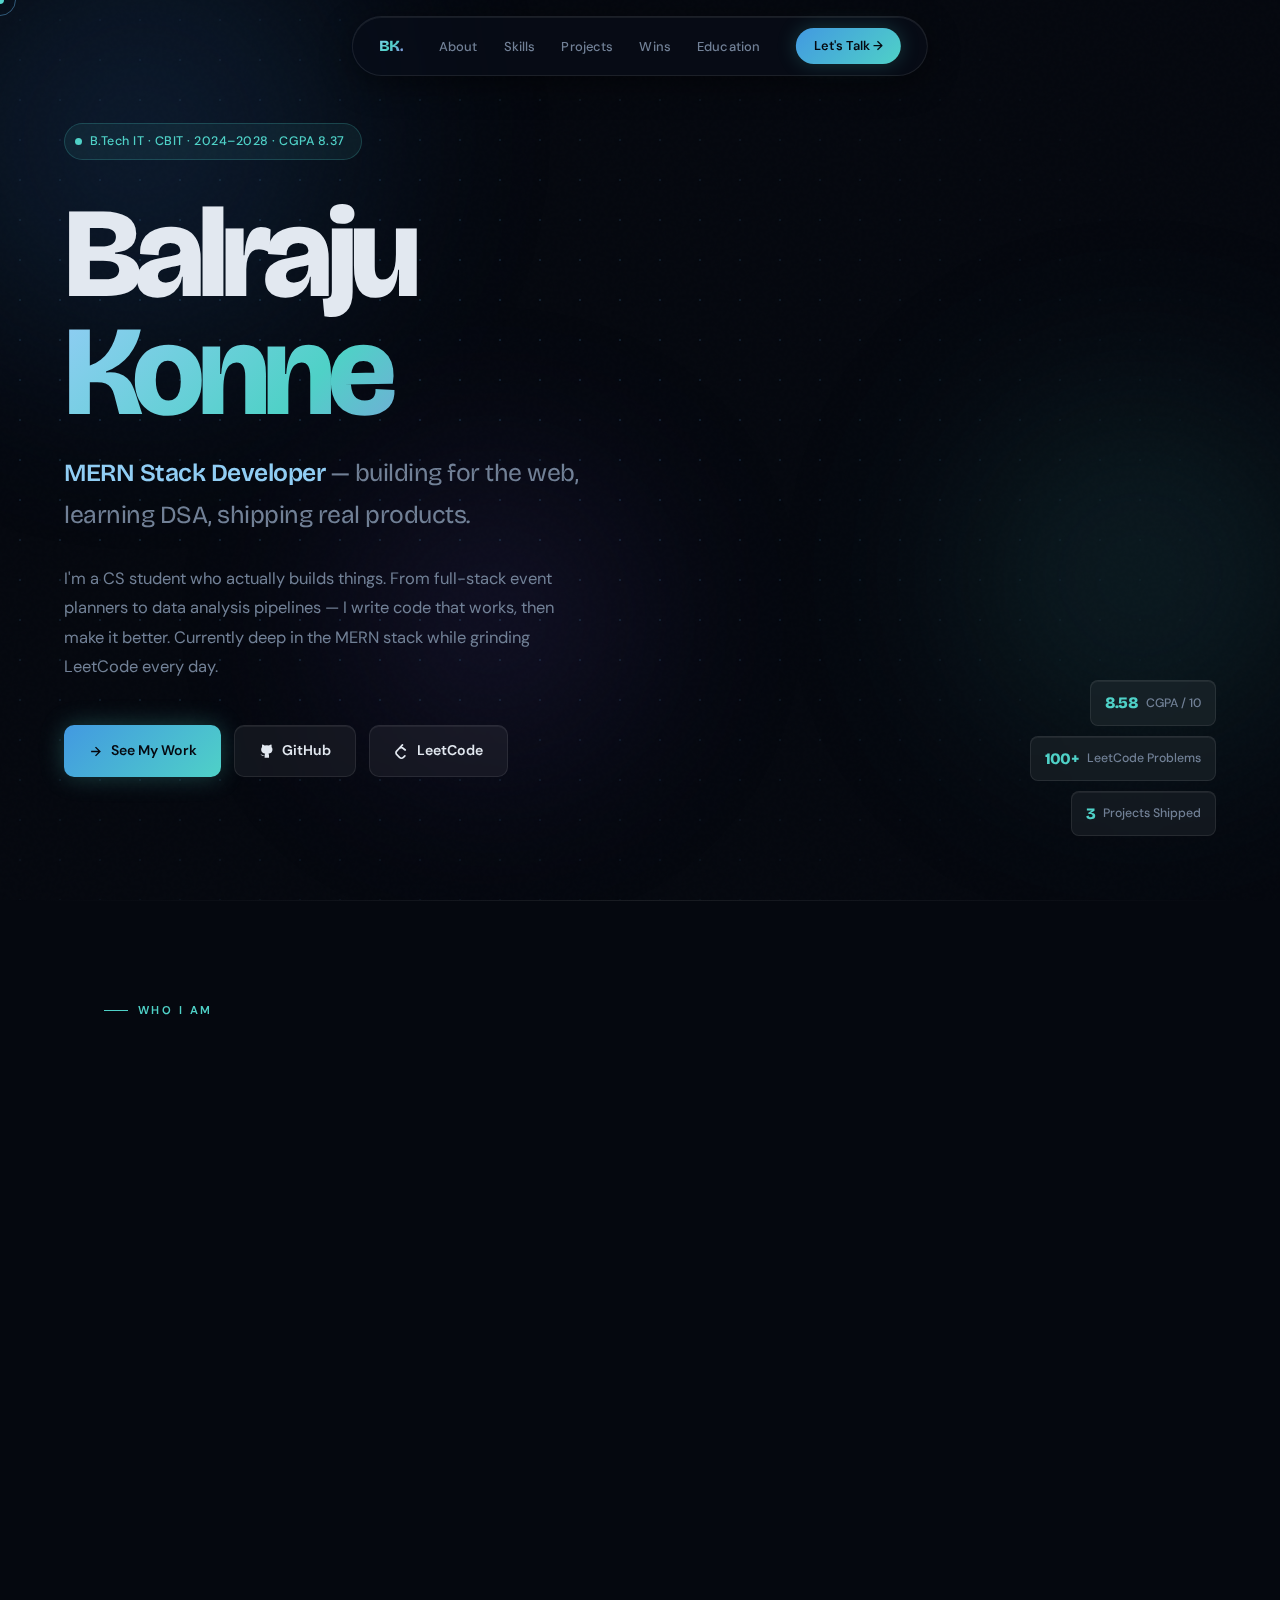
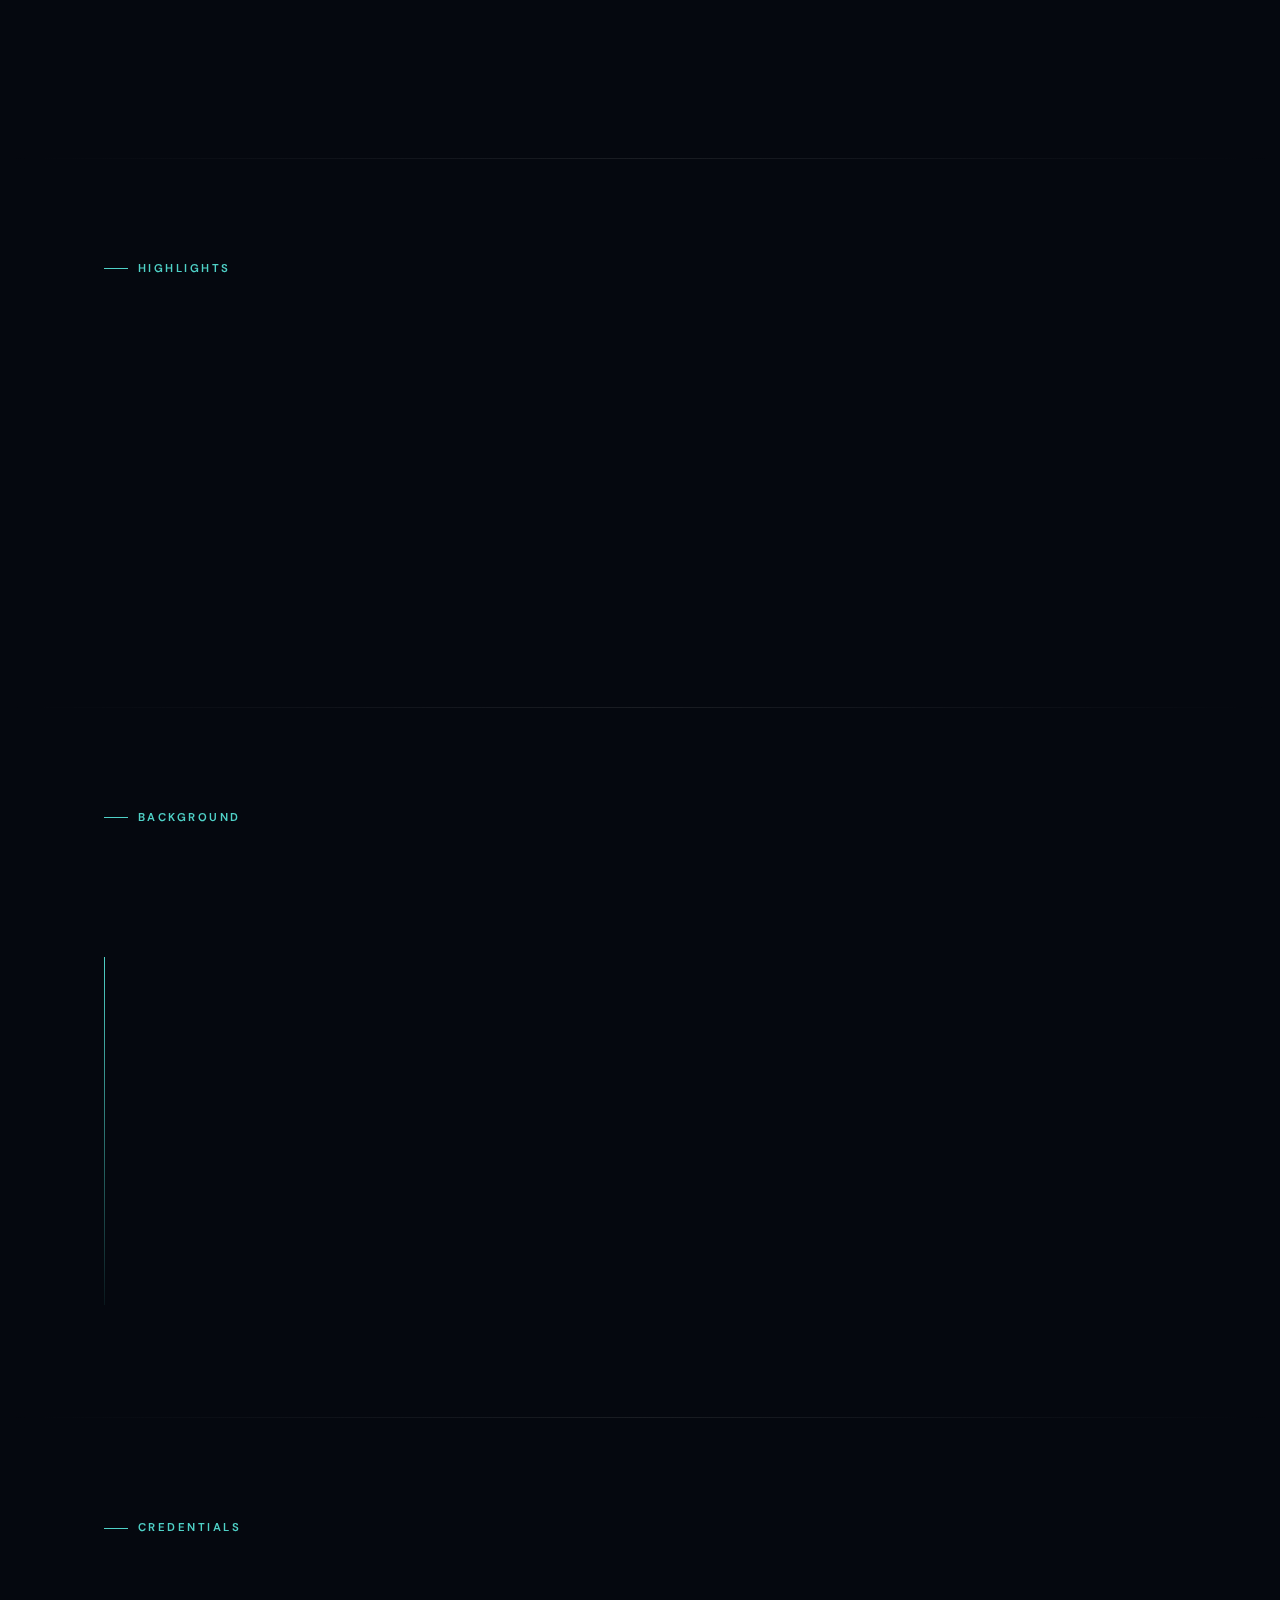
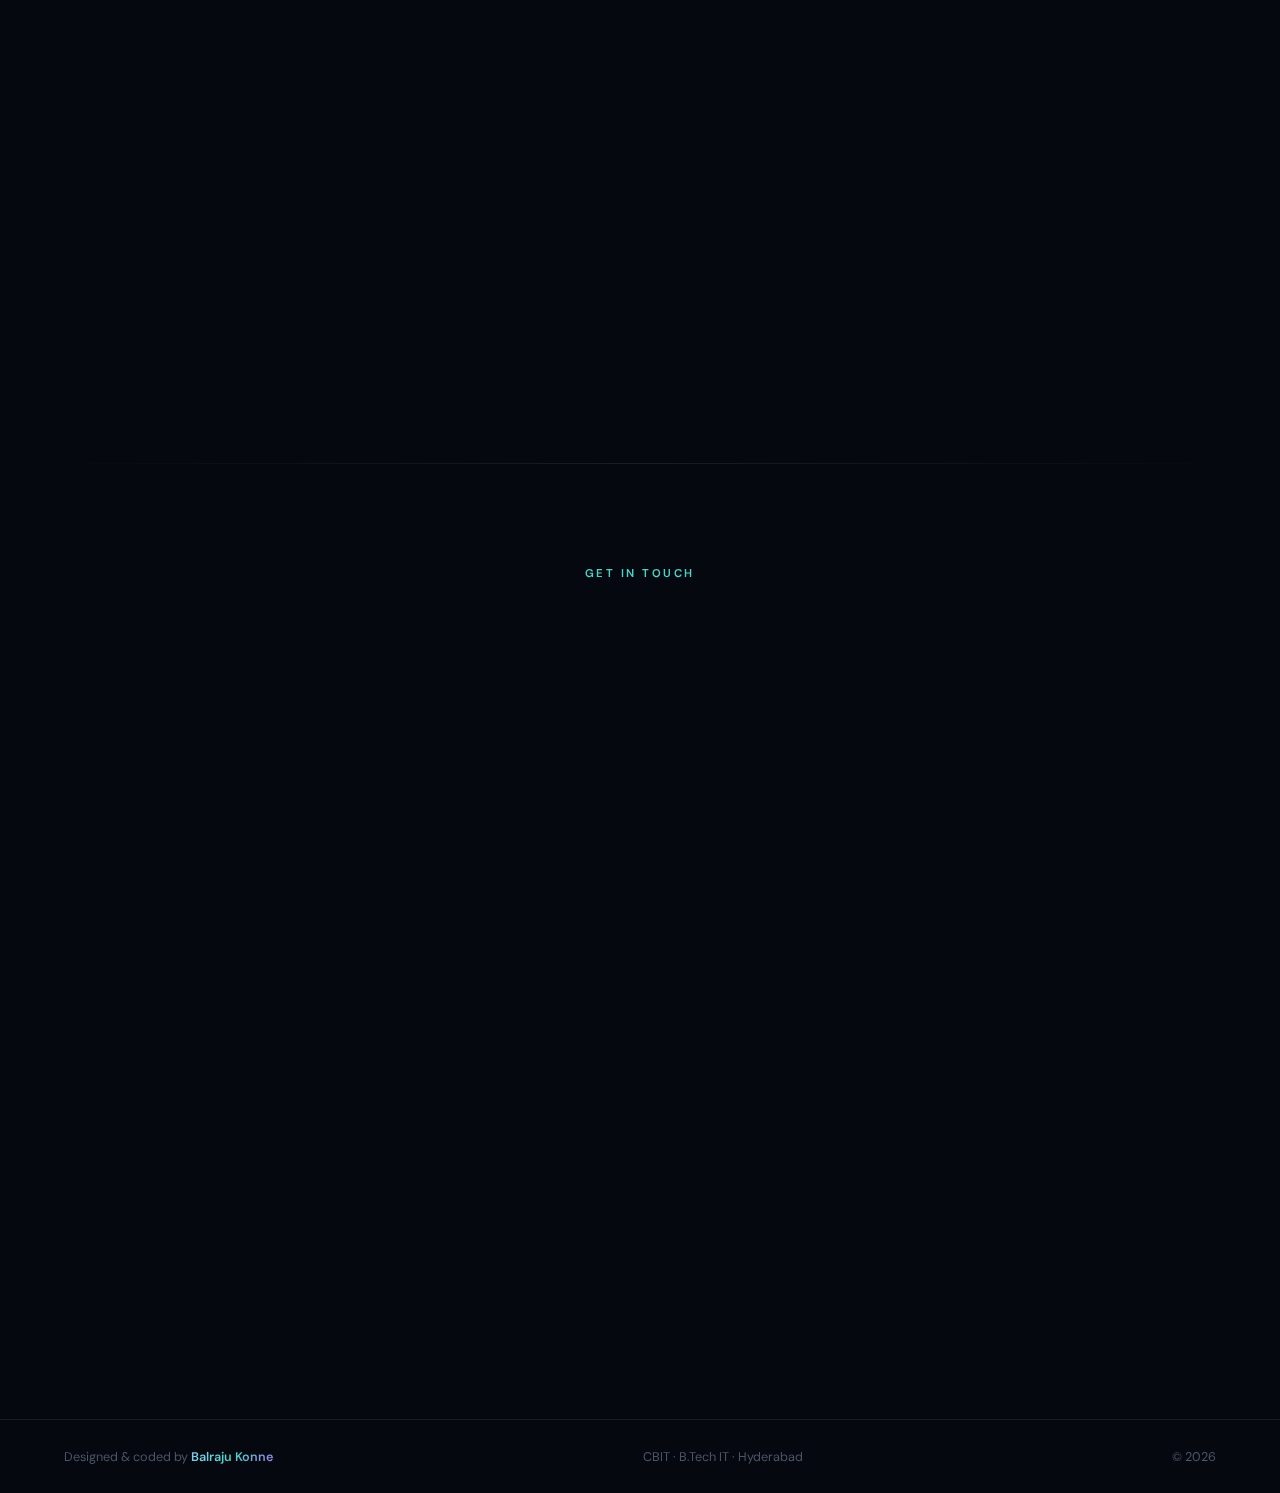
<file: portfolio_v2/portfolio_v2.2/index.html>
<!DOCTYPE html>
<html lang="en">
<head>

  <!-- ═══════════════════════════════════════════════════════
       PAGE SETUP
       → Edit <title> tag and meta description here
  ════════════════════════════════════════════════════════ -->
  <meta charset="UTF-8" />
  <meta name="viewport" content="width=device-width, initial-scale=1.0" />
  <title>Balraju Konne — MERN Stack Developer</title>
  <meta name="description" content="Portfolio of Balraju Konne, B.Tech IT student at CBIT, Hyderabad. MERN Stack Developer." />

  <!-- ═══════════════════════════════════════════════════════
       FONTS
       → Bricolage Grotesque (headings) + DM Sans (body)
  ════════════════════════════════════════════════════════ -->
  <link rel="preconnect" href="https://fonts.googleapis.com" />
  <link rel="preconnect" href="https://fonts.gstatic.com" crossorigin />
  <link href="https://fonts.googleapis.com/css2?family=Bricolage+Grotesque:opsz,wght@12..96,300;12..96,400;12..96,500;12..96,600;12..96,700;12..96,800&family=DM+Sans:ital,opsz,wght@0,9..40,300;0,9..40,400;0,9..40,500;0,9..40,600;1,9..40,300&display=swap" rel="stylesheet" />

  <!-- ═══════════════════════════════════════════════════════
       STYLESHEET  →  All visual styling lives in style.css
  ════════════════════════════════════════════════════════ -->
  <link rel="stylesheet" href="style.css" />

</head>
<body>


  <!-- SCROLL PROGRESS BAR ── thin glowing line at top of screen -->
  <div id="pb"></div>

  <!-- CUSTOM CURSOR ── dot + trailing ring -->
  <div class="cr" id="cr"></div>
  <div class="ct" id="ct"></div>

  <!-- AURORA BLOBS ── 3 drifting color blobs behind everything -->
  <div class="aurora">
    <div class="blob b1"></div>
    <div class="blob b2"></div>
    <div class="blob b3"></div>
  </div>


  <!-- ═══════════════════════════════════════════════════════
       SECTION: NAV
       → Floating pill navbar
       EDIT: Add/remove links in <ul>, update email on .nav-cta
  ════════════════════════════════════════════════════════ -->
  <nav>
    <a href="#hero" class="nav-logo">BK.</a>

    <ul class="nav-links">
      <li><a href="#about">About</a></li>
      <li><a href="#skills">Skills</a></li>
      <li><a href="#projects">Projects</a></li>
      <li><a href="#achievements">Wins</a></li>
      <li><a href="#education">Education</a></li>
    </ul>

    <a href="mailto:balrajukonne@gmail.com" class="nav-cta">Let's Talk →</a>
  </nav>


  <!-- ═══════════════════════════════════════════════════════
       SECTION: HERO
       ─────────────────────────────────────────────────────
       WHERE TO EDIT WHAT:
       • Status chip text  → <span> after .chip-dot
       • Your name         → "Balraju" and "Konne" in .hero-name
       • Role subtitle     → <strong> + rest of .hero-role
       • Bio paragraph     → .hero-bio <p>
       • CTA buttons       → href and text in .hero-acts
       ─────────────────────────────────────────────────────
       FLOATING BADGES (bottom-right):
       • CGPA    → <span class="n">8.58</span>   ← UPDATE HERE
       • LeetCode→ <span class="n">100+</span>
       • Projects→ <span class="n">3</span>
  ════════════════════════════════════════════════════════ -->
  <section id="hero">
    <div class="hero-in">

      <!-- Status chip -->
      <div class="hero-chip">
        <span class="chip-dot"></span>
        <span>B.Tech IT · CBIT · 2024–2028 · CGPA 8.37</span>
                                    <!-- ↑ Update CGPA here too -->
      </div>

      <!-- Name -->
      <h1 class="hero-name">
        Balraju
        <span class="name-last">Konne</span>
      </h1>

      <!-- Role tagline -->
      <p class="hero-role">
        <strong>MERN Stack Developer</strong> — building for the web,<br />
        learning DSA, shipping real products.
      </p>

      <!-- Bio -->
      <p class="hero-bio">
        I'm a CS student who actually builds things. From full-stack event planners
        to data analysis pipelines — I write code that works, then make it better.
        Currently deep in the MERN stack while grinding LeetCode every day.
      </p>

      <!-- CTA Buttons -->
      <div class="hero-acts">
        <a href="#projects" class="btn btn-p">
          <svg width="15" height="15" fill="none" stroke="currentColor" stroke-width="2.2" viewBox="0 0 24 24"><path d="M5 12h14M12 5l7 7-7 7"/></svg>
          See My Work
        </a>
        <a href="https://github.com/Balrajukonne2629" target="_blank" rel="noopener" class="btn btn-o">
          <svg width="15" height="15" fill="currentColor" viewBox="0 0 24 24"><path d="M9 19c-5 1.5-5-2.5-7-3m14 6v-3.87a3.37 3.37 0 0 0-.94-2.61c3.14-.35 6.44-1.54 6.44-7A5.44 5.44 0 0 0 20 4.77 5.07 5.07 0 0 0 19.91 1S18.73.65 16 2.48a13.38 13.38 0 0 0-7 0C6.27.65 5.09 1 5.09 1A5.07 5.07 0 0 0 5 4.77a5.44 5.44 0 0 0-1.5 3.78c0 5.42 3.3 6.61 6.44 7A3.37 3.37 0 0 0 9 18.13V22"/></svg>
          GitHub
        </a>
        <a href="https://leetcode.com/u/balrajukonne" target="_blank" rel="noopener" class="btn btn-o">
          <svg width="15" height="15" viewBox="0 0 24 24" fill="currentColor"><path d="M13.483 0a1.374 1.374 0 0 0-.961.438L7.116 6.226l-3.854 4.126a5.266 5.266 0 0 0-1.209 2.104 5.35 5.35 0 0 0-.125.513 5.527 5.527 0 0 0 .062 2.362 5.83 5.83 0 0 0 .349 1.017 5.938 5.938 0 0 0 1.271 1.818l4.277 4.193.039.038c2.248 2.165 5.852 2.133 8.063-.074l2.396-2.392c.54-.54.54-1.414.003-1.955a1.378 1.378 0 0 0-1.951-.003l-2.396 2.392a3.021 3.021 0 0 1-4.205.038l-.02-.019-4.276-4.193c-.652-.64-.972-1.469-.948-2.263a2.68 2.68 0 0 1 .066-.523 2.545 2.545 0 0 1 .619-1.164L9.13 8.114c1.058-1.134 3.204-1.27 4.43-.278l3.501 2.831c.593.48 1.461.387 1.94-.207a1.384 1.384 0 0 0-.207-1.943l-3.5-2.831c-.8-.647-1.766-1.045-2.774-1.202l2.015-2.158A1.384 1.384 0 0 0 13.483 0z"/></svg>
          LeetCode
        </a>
      </div>

    </div>

    <!-- Floating stat badges — bottom right -->
    <div class="hero-badges">
      <div class="mbadge"><span class="n">8.58</span><span>CGPA / 10</span></div>        <!-- ← UPDATE CGPA -->
      <div class="mbadge"><span class="n">100+</span><span>LeetCode Problems</span></div>
      <div class="mbadge"><span class="n">3</span><span>Projects Shipped</span></div>
    </div>

  </section>
  <div class="divider"></div>


  <!-- ═══════════════════════════════════════════════════════
       SECTION: ABOUT
       ─────────────────────────────────────────────────────
       WHERE TO EDIT WHAT:
       • Bio text   → the 3 <p> tags inside .about-text
       • CGPA card  → <div class="sv">8.58</div>   ← UPDATE HERE
       • LeetCode   → <div class="sv">100+</div>
       • Projects   → <div class="sv">3</div>
       • Certs      → <div class="sv">4+</div>
  ════════════════════════════════════════════════════════ -->
  <section id="about">
    <div class="eyebrow">Who I Am</div>
    <h2 class="sh sr">Curious by default.<br /><span class="gt">Builder by choice.</span></h2>

    <div class="ag">

      <!-- Left column: Bio paragraphs -->
      <div class="about-text sr">
        <p>
          I'm <strong>Balraju Konne</strong> — a B.Tech IT student at <strong>CBIT, Hyderabad</strong>
          with a genuine obsession for building software. I don't just study code. I ship it.
        </p>
        <p>
          Right now I'm deep in the <em>MERN stack</em> — MongoDB, Express.js, React, Node.js —
          building full-stack web apps while maintaining a strong DSA practice on
          <em>LeetCode</em> (100+ problems). I believe both sides matter: design systems well
          <strong>and</strong> solve problems efficiently.
        </p>
        <p>
          From Student Coordinator at <strong>Sudhee 2025</strong> to a
          <strong>Hacktoberfest participant</strong> — I thrive in environments that push me.
          Ask me about my Event Budget Planner or Python data analysis project. I wrote every line.
        </p>
      </div>

      <!-- Right column: Stat cards -->
      <div class="acards sr">

        <div class="scard glass">
          <div class="iw">🎓</div>
          <div>
            <div class="sv">8.37</div>  <!-- ← UPDATE CGPA HERE -->
            <div class="sd">CGPA at CBIT — B.Tech IT</div>
          </div>
        </div>

        <div class="scard glass">
          <div class="iw">⚡</div>
          <div>
            <div class="sv">100+</div>  <!-- ← Update LeetCode count -->
            <div class="sd">LeetCode problems solved</div>
          </div>
        </div>

        <div class="scard glass">
          <div class="iw">🚀</div>
          <div>
            <div class="sv">3</div>     <!-- ← Update project count -->
            <div class="sd">Full projects on GitHub</div>
          </div>
        </div>

        <div class="scard glass">
          <div class="iw">🏅</div>
          <div>
            <div class="sv">5+</div>    <!-- ← Update cert count -->
            <div class="sd">Industry certifications</div>
          </div>
        </div>

      </div>
    </div>
  </section>
  <div class="divider"></div>


  <!-- ═══════════════════════════════════════════════════════
       SECTION: SKILLS
       ─────────────────────────────────────────────────────
       WHERE TO EDIT WHAT:
       • Add skill    → add <span class="pill">SkillName</span> in the right row
       • Highlight    → use <span class="pill f">SkillName</span>  (f = featured/cyan)
       • Remove       → delete the <span class="pill"> line
       • New row      → copy a full .sk-row block, change .sk-lbl and pills
  ════════════════════════════════════════════════════════ -->
  <section id="skills">
    <div class="eyebrow">Tech Stack</div>
    <h2 class="sh sr">What I work with.</h2>

    <div class="sl">

      <!-- SKILLS ROW: Languages -->
      <div class="sk-row glass sr">
        <div class="sk-lbl">Languages</div>
        <div class="pills">
          <span class="pill f">Java</span>
          <span class="pill f">JavaScript</span>
          <span class="pill f">Python</span>
          <span class="pill">C</span>
          <span class="pill">C++</span>
        </div>
      </div>

      <!-- SKILLS ROW: MERN Stack & Web -->
      <div class="sk-row glass sr">
        <div class="sk-lbl">MERN Stack &amp; Web</div>
        <div class="pills">
          <span class="pill f">React</span>
          <span class="pill f">Node.js</span>
          <span class="pill f">Express.js</span>
          <span class="pill f">MongoDB</span>
          <span class="pill">REST APIs</span>
          <span class="pill">HTML5</span>
          <span class="pill">CSS3</span>
        </div>
      </div>

      <!-- SKILLS ROW: CS Concepts -->
      <div class="sk-row glass sr">
        <div class="sk-lbl">CS Concepts</div>
        <div class="pills">
          <span class="pill f">Data Structures &amp; Algorithms</span>
          <span class="pill">Object-Oriented Programming</span>
          <span class="pill">DBMS</span>
          <span class="pill">Web Development</span>
        </div>
      </div>

      <!-- SKILLS ROW: Tools -->
      <div class="sk-row glass sr">
        <div class="sk-lbl">Tools</div>
        <div class="pills">
          <span class="pill">Git</span>
          <span class="pill">GitHub</span>
          <span class="pill">VS Code</span>
          <span class="pill">Java Servlets</span>
          <span class="pill">JSP</span>
          <span class="pill">Pandas</span>
        </div>
      </div>

    </div>
  </section>
  <div class="divider"></div>


  <!-- ═══════════════════════════════════════════════════════
       SECTION: PROJECTS
       ─────────────────────────────────────────────────────
       WHERE TO EDIT WHAT:
       • Project name     → .pname
       • Short description→ .pdesc
       • Bullet points    → each <li> inside .pbulls
       • Tech tags        → each .ptag inside .ptags
       • GitHub link      → href on the .plnk anchor tag
       • Add a project    → copy a PROJECT CARD block, paste after last one, change pnum to 04
  ════════════════════════════════════════════════════════ -->
  <section id="projects">
    <div class="eyebrow">Work</div>
    <h2 class="sh sr">Things I've built <span class="gt">&amp; shipped.</span></h2>

    <div class="pg">

      <!-- ─── PROJECT CARD 01 ─────────────────────────── -->
      <div class="pcard glass sr">
        <div class="phdr">
          <span class="pnum">01 / Featured</span>
          <div class="plnks">
            <a href="https://github.com/Balrajukonne2629/event-budget-planner" target="_blank" rel="noopener" class="plnk" title="GitHub">
              <svg width="14" height="14" fill="currentColor" viewBox="0 0 24 24"><path d="M9 19c-5 1.5-5-2.5-7-3m14 6v-3.87a3.37 3.37 0 0 0-.94-2.61c3.14-.35 6.44-1.54 6.44-7A5.44 5.44 0 0 0 20 4.77 5.07 5.07 0 0 0 19.91 1S18.73.65 16 2.48a13.38 13.38 0 0 0-7 0C6.27.65 5.09 1 5.09 1A5.07 5.07 0 0 0 5 4.77a5.44 5.44 0 0 0-1.5 3.78c0 5.42 3.3 6.61 6.44 7A3.37 3.37 0 0 0 9 18.13V22"/></svg>
            </a>
          </div>
        </div>
        <div class="pname">Event Budget Planner</div>
        <p class="pdesc">Full-stack MERN app to plan events, estimate budgets, and manage guest details end-to-end.</p>
        <ul class="pbulls">
          <li>REST APIs with Node.js + Express for event &amp; guest CRUD operations</li>
          <li>MongoDB for persistent storage across sessions</li>
          <li>React frontend with real-time budget calculation</li>
        </ul>
        <div class="ptags">
          <span class="ptag">React</span>
          <span class="ptag">Node.js</span>
          <span class="ptag">Express</span>
          <span class="ptag">MongoDB</span>
        </div>
      </div>
      <!-- ─── END PROJECT CARD 01 ────────────────────── -->

      <!-- ─── PROJECT CARD 02 ─────────────────────────── -->
      <div class="pcard glass sr">
        <div class="phdr">
          <span class="pnum">02</span>
          <div class="plnks">
            <a href="https://github.com/Balrajukonne2629/PortfolioGenerator" target="_blank" rel="noopener" class="plnk" title="GitHub">
              <svg width="14" height="14" fill="currentColor" viewBox="0 0 24 24"><path d="M9 19c-5 1.5-5-2.5-7-3m14 6v-3.87a3.37 3.37 0 0 0-.94-2.61c3.14-.35 6.44-1.54 6.44-7A5.44 5.44 0 0 0 20 4.77 5.07 5.07 0 0 0 19.91 1S18.73.65 16 2.48a13.38 13.38 0 0 0-7 0C6.27.65 5.09 1 5.09 1A5.07 5.07 0 0 0 5 4.77a5.44 5.44 0 0 0-1.5 3.78c0 5.42 3.3 6.61 6.44 7A3.37 3.37 0 0 0 9 18.13V22"/></svg>
            </a>
          </div>
        </div>
        <div class="pname">Portfolio Generator</div>
        <p class="pdesc">Dynamic web app that auto-generates styled portfolio pages from user inputs using server-side Java.</p>
        <ul class="pbulls">
          <li>Server-side rendering with Java Servlets and JSP</li>
          <li>Custom form handling and templating logic</li>
          <li>Clean responsive output pages</li>
        </ul>
        <div class="ptags">
          <span class="ptag">Java</span>
          <span class="ptag">Servlets</span>
          <span class="ptag">JSP</span>
        </div>
      </div>
      <!-- ─── END PROJECT CARD 02 ────────────────────── -->

      <!-- ─── PROJECT CARD 03 ─────────────────────────── -->
      <div class="pcard glass sr">
        <div class="phdr">
          <span class="pnum">03</span>
          <div class="plnks">
            <a href="https://github.com/Balrajukonne2629/EDAV_Project" target="_blank" rel="noopener" class="plnk" title="GitHub">
              <svg width="14" height="14" fill="currentColor" viewBox="0 0 24 24"><path d="M9 19c-5 1.5-5-2.5-7-3m14 6v-3.87a3.37 3.37 0 0 0-.94-2.61c3.14-.35 6.44-1.54 6.44-7A5.44 5.44 0 0 0 20 4.77 5.07 5.07 0 0 0 19.91 1S18.73.65 16 2.48a13.38 13.38 0 0 0-7 0C6.27.65 5.09 1 5.09 1A5.07 5.07 0 0 0 5 4.77a5.44 5.44 0 0 0-1.5 3.78c0 5.42 3.3 6.61 6.44 7A3.37 3.37 0 0 0 9 18.13V22"/></svg>
            </a>
          </div>
        </div>
        <div class="pname">Recipe Popularity Analysis</div>
        <p class="pdesc">EDA project studying what makes recipes popular — ratings, prep time, and complexity as variables.</p>
        <ul class="pbulls">
          <li>Data wrangling and analysis using Pandas</li>
          <li>Statistical exploration of recipe dataset patterns</li>
          <li>Visualisations to surface trends and correlations</li>
        </ul>
        <div class="ptags">
          <span class="ptag">Python</span>
          <span class="ptag">Pandas</span>
          <span class="ptag">Data Analysis</span>
        </div>
      </div>
      <!-- ─── END PROJECT CARD 03 ────────────────────── -->

    </div>
  </section>
  <div class="divider"></div>


  <!-- ═══════════════════════════════════════════════════════
       SECTION: ACHIEVEMENTS
       ─────────────────────────────────────────────────────
       WHERE TO EDIT WHAT:
       • Title       → .atit
       • Description → .asub
       • Emoji       → .aicon
       • Add new     → copy any .acard block and paste inside .ag2
  ════════════════════════════════════════════════════════ -->
  <section id="achievements">
    <div class="eyebrow">Highlights</div>
    <h2 class="sh sr">Things I'm <span class="gt">proud of.</span></h2>

    <div class="ag2">

      <div class="acard glass sr">
        <div class="aicon">🔥</div>
        <div>
          <div class="atit">50 Days LeetCode Badge</div>
          <div class="asub">Earned in 2025 for consistent daily practice. 100+ problems across arrays, hashing, strings, recursion &amp; sorting.</div>
        </div>
      </div>

      <div class="acard glass sr">
        <div class="aicon">🌐</div>
        <div>
          <div class="atit">Hacktoberfest 2025</div>
          <div class="asub">Participated in Hacktoberfest2025 Hackathon conducted by CBIT — open source &amp; collaboration.</div>
        </div>
      </div>

      <div class="acard glass sr">
        <div class="aicon">🎙️</div>
        <div>
          <div class="atit">Student Coordinator — Sudhee 2025</div>
          <div class="asub">Served as coordinator for a technical event at CBIT's annual tech fest, managing participants &amp; logistics.</div>
        </div>
      </div>

      <div class="acard glass sr">
        <div class="aicon">☁️</div>
        <div>
          <div class="atit">Oracle Cloud AI Certified</div>
          <div class="asub">OCI 2025 AI Foundations Associate. Also certified via GUVI &amp; NPTEL Python programs.</div>
        </div>
      </div>

    </div>
  </section>
  <div class="divider"></div>


  <!-- ═══════════════════════════════════════════════════════
       SECTION: EDUCATION
       ─────────────────────────────────────────────────────
       WHERE TO EDIT WHAT:
       • CGPA          → <span class="hl">CGPA: 8.58 / 10</span>   ← UPDATE HERE
       • 12th score    → <span class="hl">96%</span>
       • Year range    → .ebadge text
       • College name  → .eschool text
       • Add new entry → copy any .eentry block and paste inside .etrack
  ════════════════════════════════════════════════════════ -->
  <section id="education">
    <div class="eyebrow">Background</div>
    <h2 class="sh sr">Where I come from.</h2>

    <div class="etrack">

      <!-- EDUCATION: B.Tech ──────────────────────────── -->
      <div class="eentry">
        <div class="ebadge">2024 — 2028</div>
        <div class="eschool">Chaitanya Bharathi Institute of Technology (CBIT)</div>
        <div class="edet">
          B.E – Information Technology &nbsp;·&nbsp;
          <span class="hl">CGPA: 8.37 / 10</span>  <!-- ← UPDATE CGPA HERE -->
          &nbsp;·&nbsp; Hyderabad, Telangana
        </div>
      </div>

      <!-- EDUCATION: Intermediate ────────────────────── -->
      <div class="eentry">
        <div class="ebadge">2022 — 2024</div>
        <div class="eschool">Telangana Social Welfare Residential Junior College</div>
        <div class="edet">
          Intermediate · MPC &nbsp;·&nbsp;
          <span class="hl">96%</span>               <!-- ← Update if needed -->
          &nbsp;·&nbsp; Gowlidoddi
        </div>
      </div>

      <!-- EDUCATION: School ──────────────────────────── -->
      <div class="eentry">
        <div class="ebadge">2018 — 2022</div>
        <div class="eschool">Jawahar Navodaya Vidyalaya (JNV)</div>
        <div class="edet">Secondary School &nbsp;·&nbsp; Wargal, Medak District</div>
      </div>

    </div>
  </section>
  <div class="divider"></div>


  <!-- ═══════════════════════════════════════════════════════
       SECTION: CERTIFICATIONS
       ─────────────────────────────────────────────────────
       WHERE TO EDIT WHAT:
       • Issuer  → .ciss  (shown in gold)
       • Name    → .cname
       • Status  → .ccheck  (default: "✓ Verified")
       • Add new → copy any .citem block and paste inside .cg
  ════════════════════════════════════════════════════════ -->
  <section id="certifications">
    <div class="eyebrow">Credentials</div>
    <h2 class="sh sr">Certified &amp; <span class="gt">still learning.</span></h2>

    <div class="cg">

      <div class="citem glass sr">
        <div class="ciss">Oracle</div>
        <div class="cname">Oracle Cloud Infrastructure 2025 — AI Foundations Associate</div>
        <div class="ccheck">✓ Verified</div>
      </div>

      <div class="citem glass sr">
        <div class="ciss">HCL</div>
        <div class="cname">AI Impact Summit Buildathon</div>
        <div class="ccheck">✓ Verified</div>
      </div>
      
      <div class="citem glass sr">
        <div class="ciss">Saylor University</div>
        <div class="cname">PRDV401:Introduction to JavaScript I</div>
        <div class="ccheck">✓ Verified</div>
      </div>

      <div class="citem glass sr">
        <div class="ciss">GUVI</div>
        <div class="cname">Foundations of Programming with Python</div>
        <div class="ccheck">✓ Verified</div>
      </div>

      <div class="citem glass sr">
        <div class="ciss">NPTEL / IIT</div>
        <div class="cname">Programming, Data Structures &amp; Algorithms using Python</div>
        <div class="ccheck">✓ Verified</div>
      </div>

    </div>
  </section>
  <div class="divider"></div>


  <!-- ═══════════════════════════════════════════════════════
       SECTION: CONTACT
       ─────────────────────────────────────────────────────
       • Email   → href="mailto:..." and .cval text on Email row
       • LinkedIn→ href on LinkedIn row
       • GitHub  → href on GitHub row
       • LeetCode→ href on LeetCode row
       • Phone   → href="tel:..." and .cval text on Phone row
       • Add row → copy any .crow block and paste inside .clinks
  ════════════════════════════════════════════════════════ -->
  <section id="contact">
    <div class="eyebrow">Get In Touch</div>
    <h2 class="sh sr" style="text-align: center;">
      Open to internships,<br />
      <span class="gt">collabs &amp; cool problems.</span>
    </h2>

    <div class="ccard glass sr">
      <p class="ctag">Let's build something together.</p>
      <p class="csub">Whether you have an internship opportunity, a project idea, or just want to connect — my inbox is always open.</p>

      <div class="clinks">

        <!-- Email -->
        <a href="mailto:balrajukonne@gmail.com" class="crow">
          <svg width="17" height="17" fill="none" stroke="currentColor" stroke-width="2" viewBox="0 0 24 24"><rect x="2" y="4" width="20" height="16" rx="2"/><path d="m2 7 10 7 10-7"/></svg>
          <span class="clbl">Email</span>
          <span class="cval">balrajukonne@gmail.com</span>
          <span class="carr">→</span>
        </a>

        <!-- LinkedIn -->
        <a href="https://www.linkedin.com/in/balrajukonne-319247348" target="_blank" rel="noopener" class="crow">
          <svg width="17" height="17" fill="currentColor" viewBox="0 0 24 24"><path d="M16 8a6 6 0 0 1 6 6v7h-4v-7a2 2 0 0 0-4 0v7h-4v-7a6 6 0 0 1 6-6zM2 9h4v12H2z"/><circle cx="4" cy="4" r="2"/></svg>
          <span class="clbl">LinkedIn</span>
          <span class="cval">balrajukonne-319247348</span>
          <span class="carr">→</span>
        </a>

        <!-- GitHub -->
        <a href="https://github.com/Balrajukonne2629" target="_blank" rel="noopener" class="crow">
          <svg width="17" height="17" fill="currentColor" viewBox="0 0 24 24"><path d="M9 19c-5 1.5-5-2.5-7-3m14 6v-3.87a3.37 3.37 0 0 0-.94-2.61c3.14-.35 6.44-1.54 6.44-7A5.44 5.44 0 0 0 20 4.77 5.07 5.07 0 0 0 19.91 1S18.73.65 16 2.48a13.38 13.38 0 0 0-7 0C6.27.65 5.09 1 5.09 1A5.07 5.07 0 0 0 5 4.77a5.44 5.44 0 0 0-1.5 3.78c0 5.42 3.3 6.61 6.44 7A3.37 3.37 0 0 0 9 18.13V22"/></svg>
          <span class="clbl">GitHub</span>
          <span class="cval">Balrajukonne2629</span>
          <span class="carr">→</span>
        </a>

        <!-- LeetCode -->
        <a href="https://leetcode.com/u/balrajukonne" target="_blank" rel="noopener" class="crow">
          <svg width="17" height="17" fill="currentColor" viewBox="0 0 24 24"><path d="M13.483 0a1.374 1.374 0 0 0-.961.438L7.116 6.226l-3.854 4.126a5.266 5.266 0 0 0-1.209 2.104 5.35 5.35 0 0 0-.125.513 5.527 5.527 0 0 0 .062 2.362 5.83 5.83 0 0 0 .349 1.017 5.938 5.938 0 0 0 1.271 1.818l4.277 4.193.039.038c2.248 2.165 5.852 2.133 8.063-.074l2.396-2.392c.54-.54.54-1.414.003-1.955a1.378 1.378 0 0 0-1.951-.003l-2.396 2.392a3.021 3.021 0 0 1-4.205.038l-.02-.019-4.276-4.193c-.652-.64-.972-1.469-.948-2.263a2.68 2.68 0 0 1 .066-.523 2.545 2.545 0 0 1 .619-1.164L9.13 8.114c1.058-1.134 3.204-1.27 4.43-.278l3.501 2.831c.593.48 1.461.387 1.94-.207a1.384 1.384 0 0 0-.207-1.943l-3.5-2.831c-.8-.647-1.766-1.045-2.774-1.202l2.015-2.158A1.384 1.384 0 0 0 13.483 0z"/></svg>
          <span class="clbl">LeetCode</span>
          <span class="cval">balrajukonne</span>
          <span class="carr">→</span>
        </a>

        <!-- Phone -->
        <a href="tel:6300361060" class="crow">
          <svg width="17" height="17" fill="none" stroke="currentColor" stroke-width="2" viewBox="0 0 24 24"><path d="M22 16.92v3a2 2 0 0 1-2.18 2 19.79 19.79 0 0 1-8.63-3.07A19.5 19.5 0 0 1 4.69 12a19.79 19.79 0 0 1-3.07-8.67A2 2 0 0 1 3.6 1.27h3a2 2 0 0 1 2 1.72 12.84 12.84 0 0 0 .7 2.81 2 2 0 0 1-.45 2.11L7.91 9a16 16 0 0 0 6.09 6.09l1.08-.82a2 2 0 0 1 2.11-.45 12.84 12.84 0 0 0 2.81.7A2 2 0 0 1 22 16.92z"/></svg>
          <span class="clbl">Phone</span>
          <span class="cval">+91 6300361060</span>
          <span class="carr">→</span>
        </a>

      </div>
    </div>
  </section>


  <!-- ═══════════════════════════════════════════════════════
       FOOTER
       → Edit your name, college, and year here
  ════════════════════════════════════════════════════════ -->
  <footer>
    <p>Designed &amp; coded by <strong>Balraju Konne</strong></p>
    <span>CBIT · B.Tech IT · Hyderabad</span>
    <span>© 2026</span>
  </footer>


  <!-- ═══════════════════════════════════════════════════════
                         JAVASCRIPT
       → Handles: scroll bar, cursor, reveal animations, stagger delays
  ════════════════════════════════════════════════════════ -->
  <script>

    // Scroll progress bar
    const pb = document.getElementById('pb');
    window.addEventListener('scroll', () => {
      const pct = (window.scrollY / (document.documentElement.scrollHeight - window.innerHeight)) * 100;
      pb.style.width = pct + '%';
    });

    // Custom cursor — dot follows instantly, ring lags behind
    const cr = document.getElementById('cr');
    const ct = document.getElementById('ct');
    let mx = 0, my = 0, tx = 0, ty = 0;

    document.addEventListener('mousemove', e => {
      mx = e.clientX; my = e.clientY;
      cr.style.left = mx + 'px';
      cr.style.top  = my + 'px';
    });

    (function loop() {
      tx += (mx - tx) * 0.1;
      ty += (my - ty) * 0.1;
      ct.style.left = tx + 'px';
      ct.style.top  = ty + 'px';
      requestAnimationFrame(loop);
    })();

    document.querySelectorAll('a, button, .glass').forEach(el => {
      el.addEventListener('mouseenter', () => { cr.style.width = '14px'; cr.style.height = '14px'; ct.style.width = '44px'; ct.style.height = '44px'; });
      el.addEventListener('mouseleave', () => { cr.style.width = '8px';  cr.style.height = '8px';  ct.style.width = '32px'; ct.style.height = '32px'; });
    });

    // Scroll reveal — adds class 'vis' when element enters viewport
    const io = new IntersectionObserver(entries => {
      entries.forEach(e => { if (e.isIntersecting) e.target.classList.add('vis'); });
    }, { threshold: 0.1 });

    document.querySelectorAll('.sr, .eentry').forEach(el => io.observe(el));

    // Stagger entrance delays
    ['.sk-row', '.pcard', '.acard', '.citem', '.scard'].forEach(sel => {
      document.querySelectorAll(sel).forEach((el, i) => { el.style.transitionDelay = `${i * 0.08}s`; });
    });

    document.querySelectorAll('.eentry').forEach((el, i) => { el.style.transitionDelay = `${i * 0.12}s`; });

  </script>

</body>
</html>
</file>
<file: styles.css>
body{
    background-color: rgba(184, 225, 205, 0.873);

 hr{
    background-color:rgba(184, 225, 205, 0.873);
    height: 0px;
    width: 5%;
    border-width: 10px;
    border-color: wheat;
    border-style: dotted none none ;    
}
h1{
    color: rgb(88, 195, 177);
    text-transform: capitalize;
}
h2{
    color: rgb(74, 145, 175);
    text-align: justify;
    text-transform: capitalize;
    font-style: italic;

}
#tagline{
    color:rgb(144, 161, 161);
    font-family:cursive;
    font-style:italic;
    
}
.para1{
    color: rgb(80, 162, 200);
    font-style: italic;
    font-size: 20px;
}
.class{
    height: 10%;;
    width: 10%;
    background-color: blanchedalmond;
}
.feed{
    height: 40%;
    width: 30%;
    border-radius: 100%;
    background-color: aliceblue;
}
.circular{
    background-color: aliceblue;
    height: 30%;
    width: 30%;
}
img:hover{
    background-color: rgba(184, 225, 205, 0.873);
}
}
</file>
<file: portfolio_v2/portfolio_v2.2/style.css>
/* ============================================================
   style.css — Balraju Konne Portfolio
   ============================================================
   TABLE OF CONTENTS
   ─────────────────────────────────────────────────────────────
   1.  CSS VARIABLES  (colors, fonts, gradients — edit here first)
   2.  RESET & BASE
   3.  SCROLL PROGRESS BAR
   4.  CUSTOM CURSOR
   5.  AURORA BACKGROUND BLOBS
   6.  NOISE OVERLAY
   7.  NAV / NAVBAR
   8.  GLASS CARD  (reusable style used on all cards)
   9.  SECTION BASE  (shared padding, headings, eyebrow labels)
   10. HERO SECTION
   11. ABOUT SECTION
   12. SKILLS SECTION
   13. PROJECTS SECTION
   14. ACHIEVEMENTS SECTION
   15. EDUCATION SECTION
   16. CERTIFICATIONS SECTION
   17. CONTACT SECTION
   18. FOOTER
   19. SCROLL REVEAL ANIMATION
   20. RESPONSIVE  (mobile / tablet)
   ============================================================ */


/* ============================================================
   1. CSS VARIABLES
      → Edit colors, fonts, gradients here
   ============================================================ */
:root {
  /* Background shades */
  --bg:          #05080f;
  --bg-mid:      #080c16;

  /* Glass card base */
  --glass:       rgba(255, 255, 255, 0.055);
  --glass-hover: rgba(255, 255, 255, 0.09);

  /* Borders */
  --border:      rgba(255, 255, 255, 0.085);
  --border-glow: rgba(99, 179, 237, 0.38);

  /* Accent colors */
  --blue:        #63b3ed;
  --blue-bright: #90cdf4;
  --cyan:        #4fd1c7;
  --violet:      #9f7aea;
  --amber:       #f6ad55;

  /* Gradient — used on text highlights, buttons */
  --grad:        linear-gradient(135deg, #90cdf4 0%, #4fd1c7 50%, #9f7aea 100%);
  --grad-btn:    linear-gradient(135deg, #4299e1 0%, #4fd1c7 100%);

  /* Text colors */
  --text:        #e2e8f0;
  --muted:       #718096;
  --subtle:      #4a5568;

  /* Font families */
  --fh: 'Bricolage Grotesque', sans-serif;  /* headings */
  --fb: 'DM Sans', sans-serif;              /* body text */
}


/* ============================================================
   2. RESET & BASE
   ============================================================ */
*, *::before, *::after {
  box-sizing: border-box;
  margin: 0;
  padding: 0;
}

html {
  scroll-behavior: smooth;
}

body {
  background: var(--bg);
  color: var(--text);
  font-family: var(--fb);
  font-size: 15.5px;
  line-height: 1.7;
  overflow-x: hidden;
  cursor: none;
}


/* ============================================================
   3. SCROLL PROGRESS BAR
   ============================================================ */
#pb {
  position: fixed;
  top: 0; left: 0;
  z-index: 999;
  height: 2px;
  width: 0%;
  background: var(--grad-btn);
  transition: width 0.1s linear;
  box-shadow: 0 0 12px rgba(79, 209, 199, 0.6);
}


/* ============================================================
   4. CUSTOM CURSOR
   ============================================================ */
.cr, .ct {
  position: fixed;
  pointer-events: none;
  border-radius: 50%;
  transform: translate(-50%, -50%);
}

.cr {
  width: 8px;
  height: 8px;
  background: var(--cyan);
  z-index: 9999;
  mix-blend-mode: screen;
  transition: width 0.18s, height 0.18s;
}

.ct {
  width: 32px;
  height: 32px;
  border: 1px solid rgba(99, 179, 237, 0.45);
  z-index: 9998;
  transition: width 0.2s, height 0.2s;
}


/* ============================================================
   5. AURORA BACKGROUND BLOBS
   ============================================================ */
.aurora {
  position: fixed;
  inset: 0;
  pointer-events: none;
  z-index: 0;
  overflow: hidden;
}

.blob {
  position: absolute;
  border-radius: 50%;
  filter: blur(90px);
  opacity: 0.26;
  animation: drift 20s ease-in-out infinite alternate;
}

.b1 {
  width: 640px; height: 640px;
  background: radial-gradient(circle, #2b6cb0 0%, transparent 70%);
  top: -180px; left: -180px;
  animation-duration: 22s;
}

.b2 {
  width: 520px; height: 520px;
  background: radial-gradient(circle, #2c7a7b 0%, transparent 70%);
  top: 35%; right: -120px;
  animation-duration: 18s;
  animation-delay: -6s;
}

.b3 {
  width: 420px; height: 420px;
  background: radial-gradient(circle, #553c9a 0%, transparent 70%);
  bottom: 8%; left: 22%;
  animation-duration: 25s;
  animation-delay: -12s;
}

@keyframes drift {
  from { transform: translate(0, 0) scale(1); }
  to   { transform: translate(60px, 40px) scale(1.08); }
}


/* ============================================================
   6. NOISE OVERLAY
   ============================================================ */
body::after {
  content: '';
  position: fixed;
  inset: 0;
  z-index: 0;
  pointer-events: none;
  opacity: 0.38;
  background-image: url("data:image/svg+xml,%3Csvg viewBox='0 0 256 256' xmlns='http://www.w3.org/2000/svg'%3E%3Cfilter id='n'%3E%3CfeTurbulence type='fractalNoise' baseFrequency='0.9' numOctaves='4'/%3E%3C/filter%3E%3Crect width='100%25' height='100%25' filter='url(%23n)' opacity='0.03'/%3E%3C/svg%3E");
}


/* ============================================================
   7. NAV / NAVBAR
   ============================================================ */
nav {
  position: fixed;
  top: 16px;
  left: 50%;
  transform: translateX(-50%);
  z-index: 100;
  background: rgba(8, 12, 22, 0.72);
  backdrop-filter: blur(24px) saturate(1.5);
  -webkit-backdrop-filter: blur(24px) saturate(1.5);
  border: 1px solid var(--border);
  border-radius: 50px;
  padding: 11px 26px;
  display: flex;
  align-items: center;
  gap: 36px;
  box-shadow: 0 8px 32px rgba(0, 0, 0, 0.45), inset 0 1px 0 rgba(255, 255, 255, 0.07);
  transition: box-shadow 0.3s;
}

.nav-logo {
  font-family: var(--fh);
  font-weight: 800;
  font-size: 0.98rem;
  letter-spacing: -0.04em;
  text-decoration: none;
  background: var(--grad);
  -webkit-background-clip: text;
  -webkit-text-fill-color: transparent;
  background-clip: text;
  white-space: nowrap;
}

.nav-links {
  display: flex;
  gap: 26px;
  list-style: none;
}

.nav-links a {
  font-family: var(--fb);
  font-size: 0.81rem;
  font-weight: 500;
  color: var(--muted);
  text-decoration: none;
  letter-spacing: 0.01em;
  transition: color 0.2s;
  position: relative;
}

.nav-links a::after {
  content: '';
  position: absolute;
  bottom: -3px; left: 0; right: 0;
  height: 1px;
  background: var(--cyan);
  transform: scaleX(0);
  transform-origin: center;
  transition: transform 0.25s;
}

.nav-links a:hover { color: var(--text); }
.nav-links a:hover::after { transform: scaleX(1); }

.nav-cta {
  font-family: var(--fb);
  font-size: 0.8rem;
  font-weight: 600;
  background: var(--grad-btn);
  color: #05080f;
  padding: 7px 18px;
  border-radius: 20px;
  text-decoration: none;
  white-space: nowrap;
  box-shadow: 0 0 20px rgba(79, 209, 199, 0.22);
  transition: opacity 0.2s, transform 0.2s, box-shadow 0.2s;
}

.nav-cta:hover {
  opacity: 0.9;
  transform: scale(1.04);
  box-shadow: 0 0 28px rgba(79, 209, 199, 0.45);
}


/* ============================================================
   8. GLASS CARD
      → Reused on every card across the site
   ============================================================ */
.glass {
  background: var(--glass);
  backdrop-filter: blur(20px) saturate(1.4);
  -webkit-backdrop-filter: blur(20px) saturate(1.4);
  border: 1px solid var(--border);
  border-radius: 16px;
  position: relative;
  overflow: hidden;
  transition: border-color 0.3s, box-shadow 0.3s, transform 0.3s, background 0.3s;
}

/* Gloss highlight */
.glass::before {
  content: '';
  position: absolute;
  inset: 0;
  border-radius: inherit;
  pointer-events: none;
  background: linear-gradient(135deg, rgba(255, 255, 255, 0.07) 0%, transparent 60%);
}

/* Hover glow */
.glass:hover {
  background: var(--glass-hover);
  border-color: var(--border-glow);
  box-shadow: 0 8px 40px rgba(0, 0, 0, 0.3),
              0 0 0 1px rgba(99, 179, 237, 0.1),
              inset 0 1px 0 rgba(255, 255, 255, 0.1);
  transform: translateY(-4px);
}

/* Shimmer sweep on hover */
.glass::after {
  content: '';
  position: absolute;
  top: 0; left: -100%;
  width: 60%; height: 100%;
  background: linear-gradient(90deg, transparent, rgba(255, 255, 255, 0.04), transparent);
  transform: skewX(-15deg);
  transition: left 0.6s ease;
  pointer-events: none;
}

.glass:hover::after { left: 150%; }


/* ============================================================
   9. SECTION BASE
      → Shared padding, heading styles, eyebrow labels
   ============================================================ */
section {
  position: relative;
  z-index: 2;
  padding: 100px 64px;
  max-width: 1200px;
  margin: 0 auto;
}

/* Small label above each section heading, e.g. "Who I Am" */
.eyebrow {
  font-family: var(--fb);
  font-size: 0.71rem;
  font-weight: 600;
  letter-spacing: 0.22em;
  text-transform: uppercase;
  color: var(--cyan);
  margin-bottom: 14px;
  display: flex;
  align-items: center;
  gap: 10px;
}

.eyebrow::before {
  content: '';
  width: 24px; height: 1px;
  background: currentColor;
  flex-shrink: 0;
}

/* Section heading */
.sh {
  font-family: var(--fh);
  font-size: clamp(2rem, 3.8vw, 3rem);
  font-weight: 800;
  letter-spacing: -0.04em;
  line-height: 1.08;
  color: var(--text);
}

/* Gradient text highlight, used inside headings */
.gt {
  background: var(--grad);
  -webkit-background-clip: text;
  -webkit-text-fill-color: transparent;
  background-clip: text;
}

/* Thin horizontal divider between sections */
.divider {
  width: 100%;
  height: 1px;
  background: linear-gradient(90deg, transparent, var(--border), transparent);
  position: relative;
  z-index: 2;
}


/* ============================================================
   10. HERO SECTION
   ============================================================ */
#hero {
  min-height: 100vh;
  max-width: 100%;
  padding: 0 64px;
  display: flex;
  flex-direction: column;
  justify-content: center;
  align-items: flex-start;
  position: relative;
}

/* Dot grid background */
#hero::before {
  content: '';
  position: absolute;
  inset: 0;
  background-image: radial-gradient(rgba(99, 179, 237, 0.14) 1px, transparent 1px);
  background-size: 40px 40px;
  mask-image: radial-gradient(ellipse 75% 70% at 30% 50%, black 30%, transparent 100%);
  pointer-events: none;
  z-index: 0;
}

.hero-in {
  position: relative;
  z-index: 1;
  max-width: 820px;
}

/* Green pulsing status chip */
.hero-chip {
  display: inline-flex;
  align-items: center;
  gap: 8px;
  background: rgba(79, 209, 199, 0.08);
  border: 1px solid rgba(79, 209, 199, 0.22);
  border-radius: 50px;
  padding: 7px 16px 7px 10px;
  margin-bottom: 36px;
  animation: fu 0.7s ease both;
}

.chip-dot {
  width: 7px; height: 7px;
  background: var(--cyan);
  border-radius: 50%;
  animation: blink 2s ease infinite;
  flex-shrink: 0;
}

.hero-chip span {
  font-family: var(--fb);
  font-size: 0.78rem;
  font-weight: 500;
  color: var(--cyan);
  letter-spacing: 0.04em;
}

@keyframes blink {
  0%, 100% { opacity: 1; transform: scale(1); }
  50%       { opacity: 0.35; transform: scale(0.65); }
}

/* Main name */
.hero-name {
  font-family: var(--fh);
  font-size: clamp(4rem, 10vw, 8.5rem);
  font-weight: 800;
  letter-spacing: -0.055em;
  line-height: 0.92;
  margin-bottom: 4px;
  animation: fu 0.7s 0.08s ease both;
}

.name-last {
  display: block;
  background: var(--grad);
  -webkit-background-clip: text;
  -webkit-text-fill-color: transparent;
  background-clip: text;
}

/* Subtitle role line */
.hero-role {
  font-family: var(--fh);
  font-size: clamp(1.1rem, 2.2vw, 1.55rem);
  font-weight: 400;
  color: var(--muted);
  letter-spacing: -0.02em;
  margin-top: 20px;
  margin-bottom: 28px;
  animation: fu 0.7s 0.16s ease both;
}

.hero-role strong {
  color: var(--blue-bright);
  font-weight: 600;
}

/* Bio paragraph */
.hero-bio {
  font-family: var(--fb);
  font-size: 1.03rem;
  color: var(--muted);
  max-width: 500px;
  line-height: 1.78;
  margin-bottom: 44px;
  animation: fu 0.7s 0.24s ease both;
}

/* CTA button row */
.hero-acts {
  display: flex;
  gap: 13px;
  flex-wrap: wrap;
  animation: fu 0.7s 0.32s ease both;
}

.btn {
  font-family: var(--fb);
  font-weight: 600;
  font-size: 0.88rem;
  display: inline-flex;
  align-items: center;
  gap: 8px;
  padding: 13px 24px;
  border-radius: 10px;
  text-decoration: none;
  transition: transform 0.2s, box-shadow 0.2s, opacity 0.2s;
}

.btn-p {
  background: var(--grad-btn);
  color: #05080f;
  box-shadow: 0 0 24px rgba(79, 209, 199, 0.28);
}

.btn-p:hover {
  transform: translateY(-2px);
  box-shadow: 0 4px 30px rgba(79, 209, 199, 0.5);
}

.btn-o {
  background: var(--glass);
  border: 1px solid var(--border);
  color: var(--text);
  backdrop-filter: blur(12px);
  box-shadow: inset 0 1px 0 rgba(255, 255, 255, 0.06);
}

.btn-o:hover {
  border-color: var(--border-glow);
  transform: translateY(-2px);
  box-shadow: 0 4px 20px rgba(0, 0, 0, 0.3), inset 0 1px 0 rgba(255, 255, 255, 0.1);
}

/* Floating stat badges (bottom-right of hero) */
.hero-badges {
  position: absolute;
  bottom: 64px; right: 64px;
  display: flex;
  flex-direction: column;
  gap: 10px;
  align-items: flex-end;
  animation: fu 0.7s 0.48s ease both;
  z-index: 1;
}

.mbadge {
  font-family: var(--fb);
  font-size: 0.77rem;
  font-weight: 500;
  display: inline-flex;
  align-items: center;
  gap: 8px;
  background: var(--glass);
  backdrop-filter: blur(16px);
  border: 1px solid var(--border);
  border-radius: 8px;
  padding: 8px 14px;
  color: var(--muted);
  box-shadow: inset 0 1px 0 rgba(255, 255, 255, 0.06);
}

.mbadge .n {
  font-family: var(--fh);
  font-weight: 800;
  font-size: 1rem;
  color: var(--cyan);
  letter-spacing: -0.04em;
}

/* Fade-up entrance animation used across the hero */
@keyframes fu {
  from { opacity: 0; transform: translateY(28px); }
  to   { opacity: 1; transform: translateY(0); }
}


/* ============================================================
   11. ABOUT SECTION
   ============================================================ */
#about .ag {
  display: grid;
  grid-template-columns: 1.15fr 1fr;
  gap: 48px;
  align-items: start;
  margin-top: 52px;
}

.about-text p {
  font-family: var(--fb);
  font-size: 0.99rem;
  color: var(--muted);
  margin-bottom: 18px;
  line-height: 1.8;
}

.about-text p strong { color: var(--text); font-weight: 600; }
.about-text p em     { color: var(--blue-bright); font-style: normal; font-weight: 500; }

/* Stat cards on right side of About */
.acards {
  display: flex;
  flex-direction: column;
  gap: 12px;
}

.scard {
  padding: 20px 22px;
  display: flex;
  align-items: center;
  gap: 18px;
}

.scard .iw {
  width: 42px; height: 42px;
  flex-shrink: 0;
  border-radius: 10px;
  background: rgba(79, 209, 199, 0.1);
  border: 1px solid rgba(79, 209, 199, 0.2);
  display: flex;
  align-items: center;
  justify-content: center;
  font-size: 1.15rem;
}

.scard .sv {
  font-family: var(--fh);
  font-size: 1.75rem;
  font-weight: 800;
  letter-spacing: -0.04em;
  background: var(--grad);
  -webkit-background-clip: text;
  -webkit-text-fill-color: transparent;
  background-clip: text;
  line-height: 1;
}

.scard .sd {
  font-family: var(--fb);
  font-size: 0.79rem;
  color: var(--muted);
  margin-top: 2px;
}


/* ============================================================
   12. SKILLS SECTION
   ============================================================ */
#skills .sl {
  display: flex;
  flex-direction: column;
  gap: 16px;
  margin-top: 52px;
}

.sk-row {
  padding: 26px 30px;
}

.sk-lbl {
  font-family: var(--fb);
  font-size: 0.71rem;
  font-weight: 600;
  letter-spacing: 0.16em;
  text-transform: uppercase;
  color: var(--amber);
  margin-bottom: 14px;
}

.pills {
  display: flex;
  flex-wrap: wrap;
  gap: 9px;
}

.pill {
  font-family: var(--fb);
  font-size: 0.83rem;
  font-weight: 500;
  background: rgba(255, 255, 255, 0.04);
  border: 1px solid var(--border);
  border-radius: 50px;
  padding: 7px 16px;
  color: var(--text);
  transition: all 0.22s;
  cursor: default;
  letter-spacing: 0.01em;
}

.pill:hover {
  background: rgba(79, 209, 199, 0.1);
  border-color: rgba(79, 209, 199, 0.35);
  color: var(--cyan);
  transform: translateY(-2px);
  box-shadow: 0 4px 16px rgba(79, 209, 199, 0.15);
}

/* Featured / highlighted pill */
.pill.f {
  background: rgba(79, 209, 199, 0.08);
  border-color: rgba(79, 209, 199, 0.28);
  color: var(--cyan);
}


/* ============================================================
   13. PROJECTS SECTION
   ============================================================ */
#projects .pg {
  display: grid;
  grid-template-columns: repeat(auto-fill, minmax(340px, 1fr));
  gap: 18px;
  margin-top: 52px;
}

.pcard {
  padding: 30px;
  display: flex;
  flex-direction: column;
}

/* Gradient top bar on hover */
.pcard::before {
  content: '';
  position: absolute;
  top: 0; left: 0; right: 0;
  height: 2px;
  background: var(--grad-btn);
  border-radius: 16px 16px 0 0;
  opacity: 0;
  transition: opacity 0.3s;
}

.pcard:hover::before { opacity: 1; }

.phdr {
  display: flex;
  align-items: flex-start;
  justify-content: space-between;
  margin-bottom: 8px;
}

.pnum {
  font-family: var(--fh);
  font-size: 0.67rem;
  font-weight: 700;
  letter-spacing: 0.18em;
  text-transform: uppercase;
  color: var(--subtle);
}

.plnks {
  display: flex;
  gap: 8px;
}

.plnk {
  display: flex;
  align-items: center;
  justify-content: center;
  width: 30px; height: 30px;
  border-radius: 8px;
  border: 1px solid var(--border);
  color: var(--muted);
  text-decoration: none;
  transition: all 0.2s;
}

.plnk:hover {
  border-color: var(--cyan);
  color: var(--cyan);
  background: rgba(79, 209, 199, 0.08);
}

.pname {
  font-family: var(--fh);
  font-size: 1.28rem;
  font-weight: 800;
  letter-spacing: -0.03em;
  line-height: 1.2;
  margin-bottom: 10px;
  color: var(--text);
}

.pdesc {
  font-family: var(--fb);
  font-size: 0.87rem;
  color: var(--muted);
  line-height: 1.7;
  flex: 1;
  margin-bottom: 18px;
}

.pbulls {
  list-style: none;
  display: flex;
  flex-direction: column;
  gap: 5px;
  margin-bottom: 20px;
}

.pbulls li {
  font-family: var(--fb);
  font-size: 0.81rem;
  color: var(--muted);
  display: flex;
  align-items: flex-start;
  gap: 7px;
  line-height: 1.5;
}

.pbulls li::before {
  content: '▸';
  color: var(--cyan);
  flex-shrink: 0;
  margin-top: 1px;
}

.ptags {
  display: flex;
  flex-wrap: wrap;
  gap: 6px;
  margin-top: auto;
}

.ptag {
  font-family: var(--fb);
  font-size: 0.71rem;
  font-weight: 600;
  letter-spacing: 0.06em;
  text-transform: uppercase;
  background: rgba(159, 122, 234, 0.1);
  border: 1px solid rgba(159, 122, 234, 0.2);
  color: var(--violet);
  padding: 3px 9px;
  border-radius: 4px;
}


/* ============================================================
   14. ACHIEVEMENTS SECTION
   ============================================================ */
#achievements .ag2 {
  display: grid;
  grid-template-columns: repeat(auto-fill, minmax(250px, 1fr));
  gap: 14px;
  margin-top: 52px;
}

.acard {
  padding: 26px 24px;
  display: flex;
  align-items: flex-start;
  gap: 14px;
}

.aicon {
  font-size: 1.55rem;
  flex-shrink: 0;
  filter: drop-shadow(0 0 8px rgba(246, 173, 85, 0.4));
}

.atit {
  font-family: var(--fh);
  font-size: 0.98rem;
  font-weight: 700;
  letter-spacing: -0.02em;
  margin-bottom: 5px;
  color: var(--text);
}

.asub {
  font-family: var(--fb);
  font-size: 0.79rem;
  color: var(--muted);
  line-height: 1.55;
}


/* ============================================================
   15. EDUCATION SECTION
   ============================================================ */
#education .etrack {
  position: relative;
  margin-top: 52px;
  padding-left: 42px;
}

/* Vertical timeline line */
#education .etrack::before {
  content: '';
  position: absolute;
  left: 0; top: 12px; bottom: 12px;
  width: 1px;
  background: linear-gradient(180deg, var(--cyan), rgba(79, 209, 199, 0.08));
}

.eentry {
  position: relative;
  margin-bottom: 42px;
  opacity: 0;
  transform: translateX(-14px);
  transition: opacity 0.5s, transform 0.5s;
}

.eentry.vis {
  opacity: 1;
  transform: translateX(0);
}

.eentry:last-child { margin-bottom: 0; }

/* Timeline dot */
.eentry::before {
  content: '';
  position: absolute;
  left: -46px; top: 10px;
  width: 8px; height: 8px;
  background: var(--cyan);
  border-radius: 50%;
  box-shadow: 0 0 0 3px rgba(79, 209, 199, 0.14), 0 0 10px var(--cyan);
}

.ebadge {
  display: inline-block;
  font-family: var(--fb);
  font-size: 0.69rem;
  font-weight: 600;
  letter-spacing: 0.12em;
  text-transform: uppercase;
  color: var(--cyan);
  background: rgba(79, 209, 199, 0.08);
  border: 1px solid rgba(79, 209, 199, 0.2);
  border-radius: 4px;
  padding: 3px 10px;
  margin-bottom: 9px;
}

.eschool {
  font-family: var(--fh);
  font-size: 1.18rem;
  font-weight: 800;
  letter-spacing: -0.03em;
  color: var(--text);
  margin-bottom: 4px;
}

.edet {
  font-family: var(--fb);
  font-size: 0.86rem;
  color: var(--muted);
  display: flex;
  align-items: center;
  gap: 10px;
  flex-wrap: wrap;
}

/* Highlighted value inside education details, e.g. CGPA */
.edet .hl {
  color: var(--amber);
  font-weight: 600;
}


/* ============================================================
   16. CERTIFICATIONS SECTION
   ============================================================ */
#certifications .cg {
  display: grid;
  grid-template-columns: repeat(auto-fill, minmax(240px, 1fr));
  gap: 12px;
  margin-top: 52px;
}

.citem {
  padding: 22px 20px;
  display: flex;
  flex-direction: column;
  gap: 7px;
}

.ciss {
  font-family: var(--fb);
  font-size: 0.67rem;
  font-weight: 700;
  letter-spacing: 0.14em;
  text-transform: uppercase;
  color: var(--amber);
}

.cname {
  font-family: var(--fh);
  font-size: 0.93rem;
  font-weight: 700;
  letter-spacing: -0.02em;
  line-height: 1.35;
  color: var(--text);
}

.ccheck {
  margin-top: auto;
  font-family: var(--fb);
  font-size: 0.71rem;
  color: var(--cyan);
  display: flex;
  align-items: center;
  gap: 5px;
}


/* ============================================================
   17. CONTACT SECTION
   ============================================================ */
#contact {
  text-align: center;
  padding: 100px 64px 120px;
}

#contact .eyebrow {
  justify-content: center;
}

#contact .eyebrow::before {
  display: none;
}

.ccard {
  max-width: 680px;
  margin: 52px auto 0;
  padding: 48px 44px;
}

.ctag {
  font-family: var(--fh);
  font-size: clamp(1.6rem, 3.5vw, 2.5rem);
  font-weight: 800;
  letter-spacing: -0.04em;
  line-height: 1.15;
  margin-bottom: 12px;
}

.csub {
  font-family: var(--fb);
  color: var(--muted);
  font-size: 0.97rem;
  margin-bottom: 36px;
  line-height: 1.75;
}

.clinks {
  display: flex;
  flex-direction: column;
  gap: 10px;
}

.crow {
  display: flex;
  align-items: center;
  gap: 13px;
  background: rgba(255, 255, 255, 0.03);
  border: 1px solid var(--border);
  border-radius: 10px;
  padding: 13px 16px;
  text-decoration: none;
  color: var(--text);
  transition: border-color 0.25s, background 0.25s, transform 0.25s;
}

.crow:hover {
  border-color: var(--border-glow);
  background: rgba(79, 209, 199, 0.04);
  transform: translateX(4px);
}

.crow svg   { color: var(--cyan); flex-shrink: 0; }
.clbl       { font-family: var(--fb); font-size: 0.77rem; font-weight: 600; letter-spacing: 0.1em; text-transform: uppercase; color: var(--muted); min-width: 78px; }
.cval       { font-family: var(--fb); font-size: 0.88rem; font-weight: 500; color: var(--text); }
.carr       { margin-left: auto; color: var(--muted); font-size: 0.84rem; transition: transform 0.2s, color 0.2s; }

.crow:hover .carr {
  transform: translateX(4px);
  color: var(--cyan);
}


/* ============================================================
   18. FOOTER
   ============================================================ */
footer {
  position: relative;
  z-index: 2;
  border-top: 1px solid var(--border);
  padding: 26px 64px;
  display: flex;
  align-items: center;
  justify-content: space-between;
  flex-wrap: wrap;
  gap: 10px;
}

footer p, footer span {
  font-family: var(--fb);
  font-size: 0.79rem;
  color: var(--subtle);
}

footer strong {
  font-weight: 600;
  background: var(--grad);
  -webkit-background-clip: text;
  -webkit-text-fill-color: transparent;
  background-clip: text;
}


/* ============================================================
   19. SCROLL REVEAL ANIMATION
   ============================================================ */
.sr {
  opacity: 0;
  transform: translateY(26px);
  transition: opacity 0.6s ease, transform 0.6s ease;
}

.sr.vis {
  opacity: 1;
  transform: translateY(0);
}


/* ============================================================
   20. RESPONSIVE  (mobile / tablet, max 900px)
   ============================================================ */
@media (max-width: 900px) {

  nav {
    gap: 16px;
    padding: 9px 16px;
    width: calc(100% - 28px);
    border-radius: 14px;
  }

  .nav-links { display: none; }

  section,
  #hero,
  #contact {
    padding-left: 22px;
    padding-right: 22px;
  }

  #about .ag  { grid-template-columns: 1fr; }

  .hero-badges { display: none; }

  .hero-name  { font-size: clamp(3rem, 13vw, 5rem); }

  footer { padding: 22px; }

}
</file>
